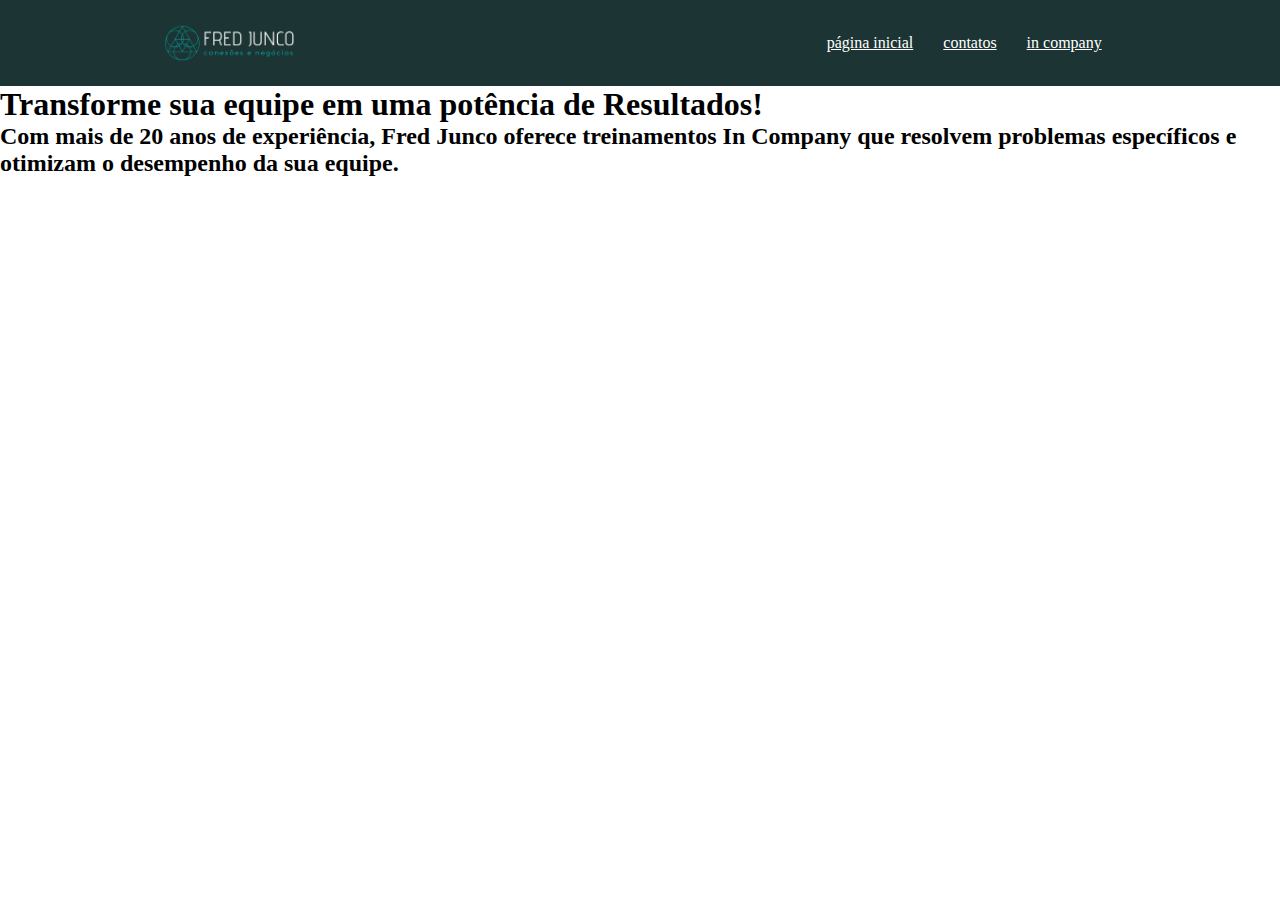
<file: atividade_do_site_careca/index.html>
<!DOCTYPE html>
<html lang="en">
<head>
    <meta charset="UTF-8">
    <meta name="viewport" content="width=device-width, initial-scale=1.0">
    <title>Document</title>
    <link rel="stylesheet" href="css/style.css">

</head>
<body>

    <header class="cabecalho">

     <img src="img/fred_junco.png" alt="fred Junco">
        <nav class="navegacao">
            <ul>
                <li><a href="#">página inicial</a></li>
                <li><a href="#">contatos</a></li>
                <li><a href="#">in company</a></li>
                
            </ul> 
        </nav>
        
    </header>
    
    <h1 class="titulo">Transforme sua equipe em uma potência de Resultados!</h1>
    <h2>Com mais de 20 anos de experiência, Fred Junco oferece treinamentos In Company que resolvem problemas específicos e otimizam o desempenho da sua equipe.</h2>
   

</body>
</html>
</file>
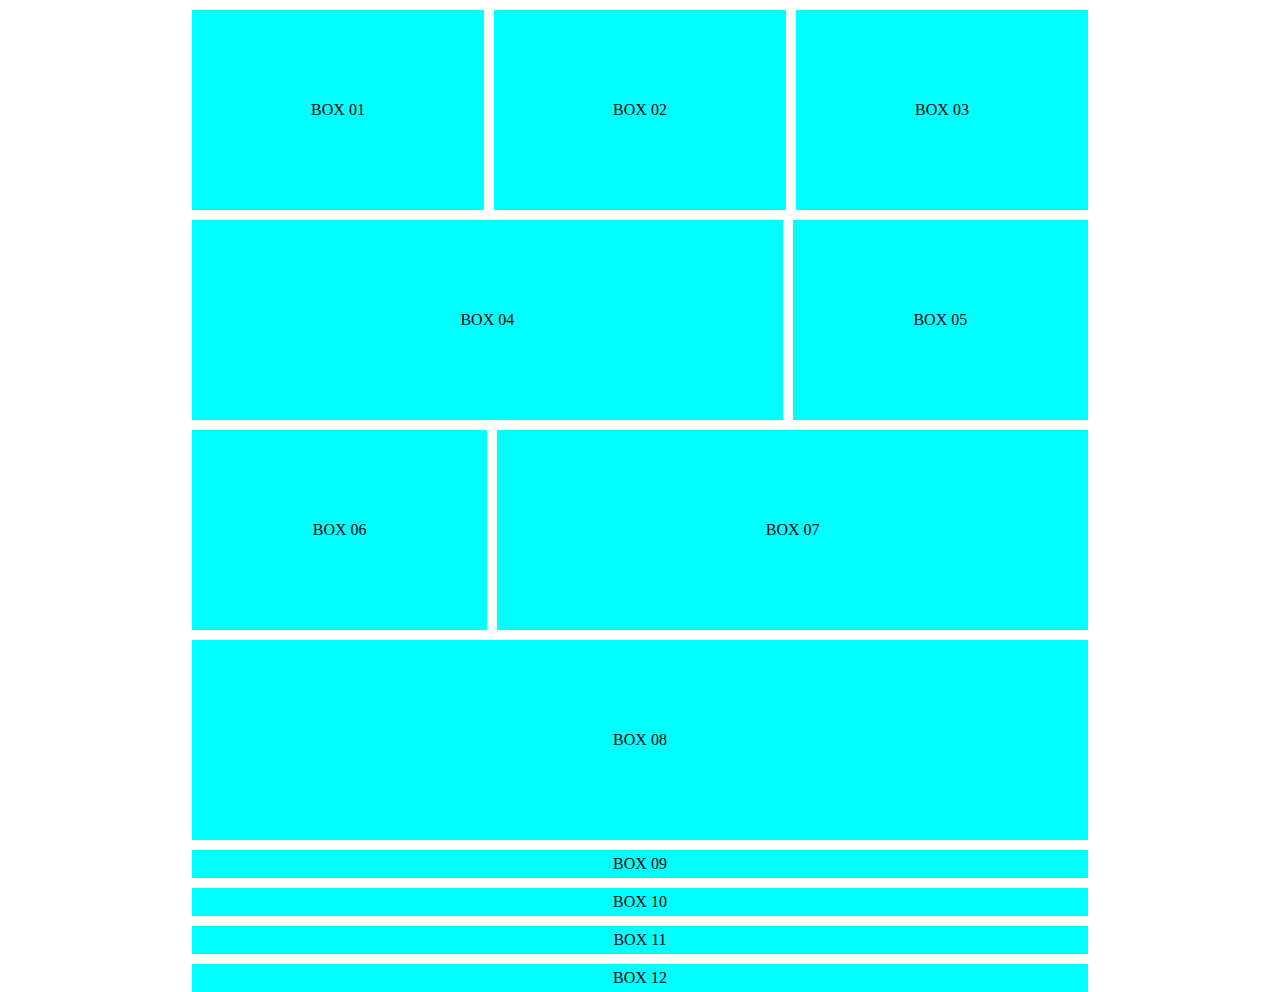
<file: aula_06/index.html>
<!DOCTYPE html>
<html lang="pt-br">
<head>
    <meta charset="UTF-8">
    <meta name="viewport" content="width=device-width, initial-scale=1.0">
    <title>Document</title>
    <link rel="stylesheet" href="style.css">
</head>
<body>            
   
    <!--container para não ficar nas bordas  -->
    <section class="container">
        <!--  -->
        <main class="grid linha">
            <div class="grid coluna">
                <div class="box box-01">BOX 01</div>
                <div class="box box 02">BOX 02</div>
                <div class="box box 03">BOX 03</div>
            </div>
            <div class="grid coluna2">
                <div class="box box 04">BOX 04</div>
                <div class="box box 05">BOX 05</div>
            </div>
            <div class="grid coluna3">
                <div class="box box 06">BOX 06</div>
                <div class="box box 07">BOX 07</div>
            </div>
            <div class="box box 08">BOX 08</div>
            <div class="box box 09">BOX 09</div>
            <div class="box box 10">BOX 10</div>
            <div class="box box 11">BOX 11</div>
            <div class="box box 12">BOX 12</div>
        </main>
 
    </section>
</body>
</html>
</file>
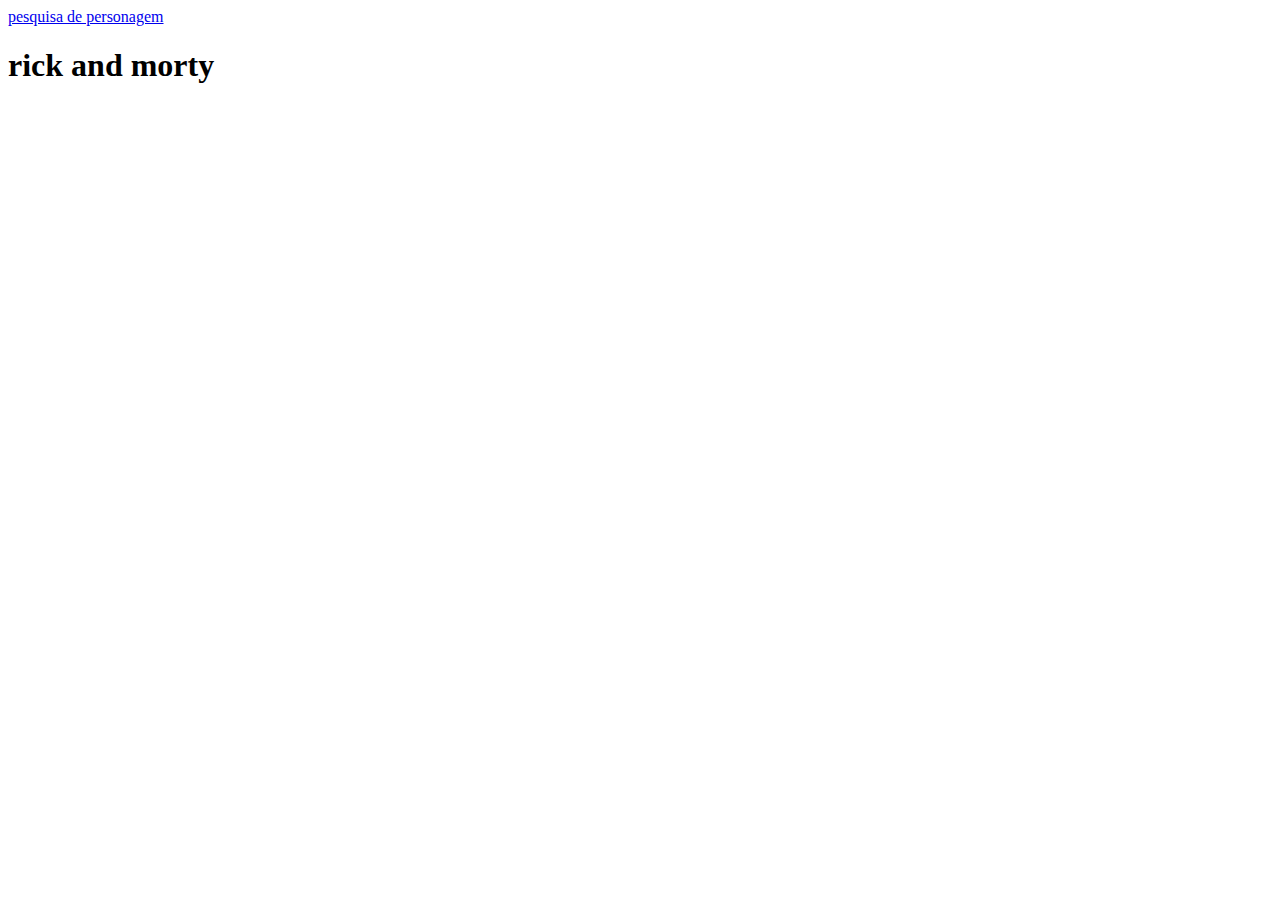
<file: rick_and_morty/index.html>
<!DOCTYPE html>
<html lang="en">

<head>
    <meta charset="UTF-8">
    <meta name="viewport" content="width=device-width, initial-scale=1.0">
    <title>Document</title>
    <link href="https://cdn.jsdelivr.net/npm/bootstrap@5.3.7/dist/css/bootstrap.min.css" rel="stylesheet"
        integrity="sha384-LN+7fdVzj6u52u30Kp6M/trliBMCMKTyK833zpbD+pXdCLuTusPj697FH4R/5mcr" crossorigin="anonymous">
</head>

<header class="cabecalho">
    <a class="botao_de_pesquisa" href="./pesquisa.html">pesquisa de personagem</a>
    <h1 class="text-center mb-4"> rick and morty</h1>
</header>

<body> 
    <div class="container">
        <div id="ram-container" class="row row-cols-1 row-cols-sm-2 row-cols-md-3 row-cols-lg-4 g-4">

        </div>
    </div>



    <script>
        const container = document.getElementById("ram-container")

        function predador(id) {
          //  fetch("https://rickandmortyapi.com/api/character/" + id)
            return fetch("https://rickandmortyapi.com/api/character/" + id)
                .then(function (resposta) {
                    return resposta.json();

                })

        }
        async function sansung() {
            for (i = 1; i <= 26; i++) {
                const abubu = await busca(i)

                let id = abubu.id
                let nome = abubu.name
                let img = abubu.image
                console.log(id, nome, img)

                const colun = document.createElement('div')
                colun.className = 'col'
                colun.innerHTML = ` 
                        <div class="card h-100 shadow-sm">
                        <div class="card-body text-center">
                                <img src="${img}" alt="${nome}" class="persona-img mb-2">
                                <h5 class="card-title">${nome}</h5>
                                <p class="card-text text-muted">#${id}</p>
                            </div>
                        </div> 
                         `

                container.appendChild(colun)

            }


        }

        sansung()

    </script>
</body>

</html>
</file>
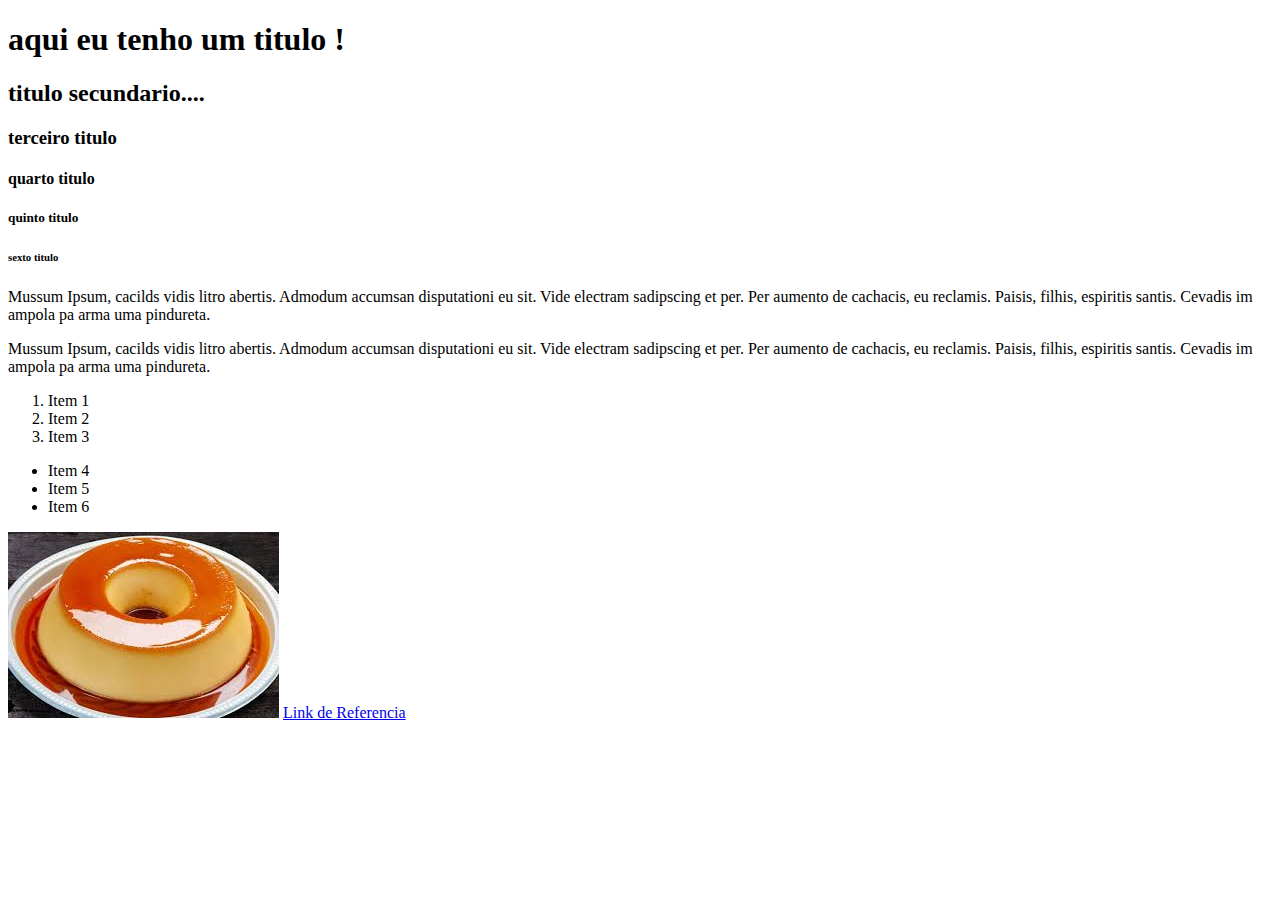
<file: TI26-main/html/aula01/index.html>
<!DOCTYPE html>
<html lang="pt-br"><!-- Aqui eu tenho um comentario-->
<head>
    <meta charset="UTF-8">
    <meta name="viewport" content="width=device-width, initial-scale=1.0">
    <title>Primeira aula de HTML</title>
</head>
<body>
    <h1>aqui eu tenho um titulo !</h1>
    <h2>titulo secundario....</h2>
    <h3>terceiro titulo</h3>
    <h4>quarto titulo</h4>
    <h5>quinto titulo</h5>
    <h6>sexto titulo</h6>

    <p>Mussum Ipsum, cacilds vidis litro abertis. Admodum accumsan disputationi eu sit. Vide electram sadipscing et per. Per aumento de cachacis, eu reclamis. Paisis, filhis, espiritis santis. Cevadis im ampola pa arma uma pindureta.</p>
    <p>
        Mussum Ipsum, cacilds vidis litro abertis. Admodum accumsan disputationi eu sit. Vide electram sadipscing et per. Per aumento de cachacis, eu reclamis. Paisis, filhis, espiritis santis. Cevadis im ampola pa arma uma pindureta.
    </p> 
    <!-- comentario!! -->

    <ol>
        <li>Item 1</li>
        <li>Item 2</li>
        <li>Item 3</li>
    </ol>

    <ul>
        <li>Item 4</li>
        <li>Item 5</li>
        <li>Item 6</li>
    </ul>

    <img src="[data-uri]" alt="imagem de um pudim, muito bonito e gostoso">

    <a href="https://www.tudogostoso.com.br/noticias/organize-um-almoco-completo-para-o-dia-das-maes-sem-estresse-entrada-simples-prato-principal-facil-e-sobremesa-rapida-a20337.htm"> Link de Referencia </a>



</body>
</html>
</file>
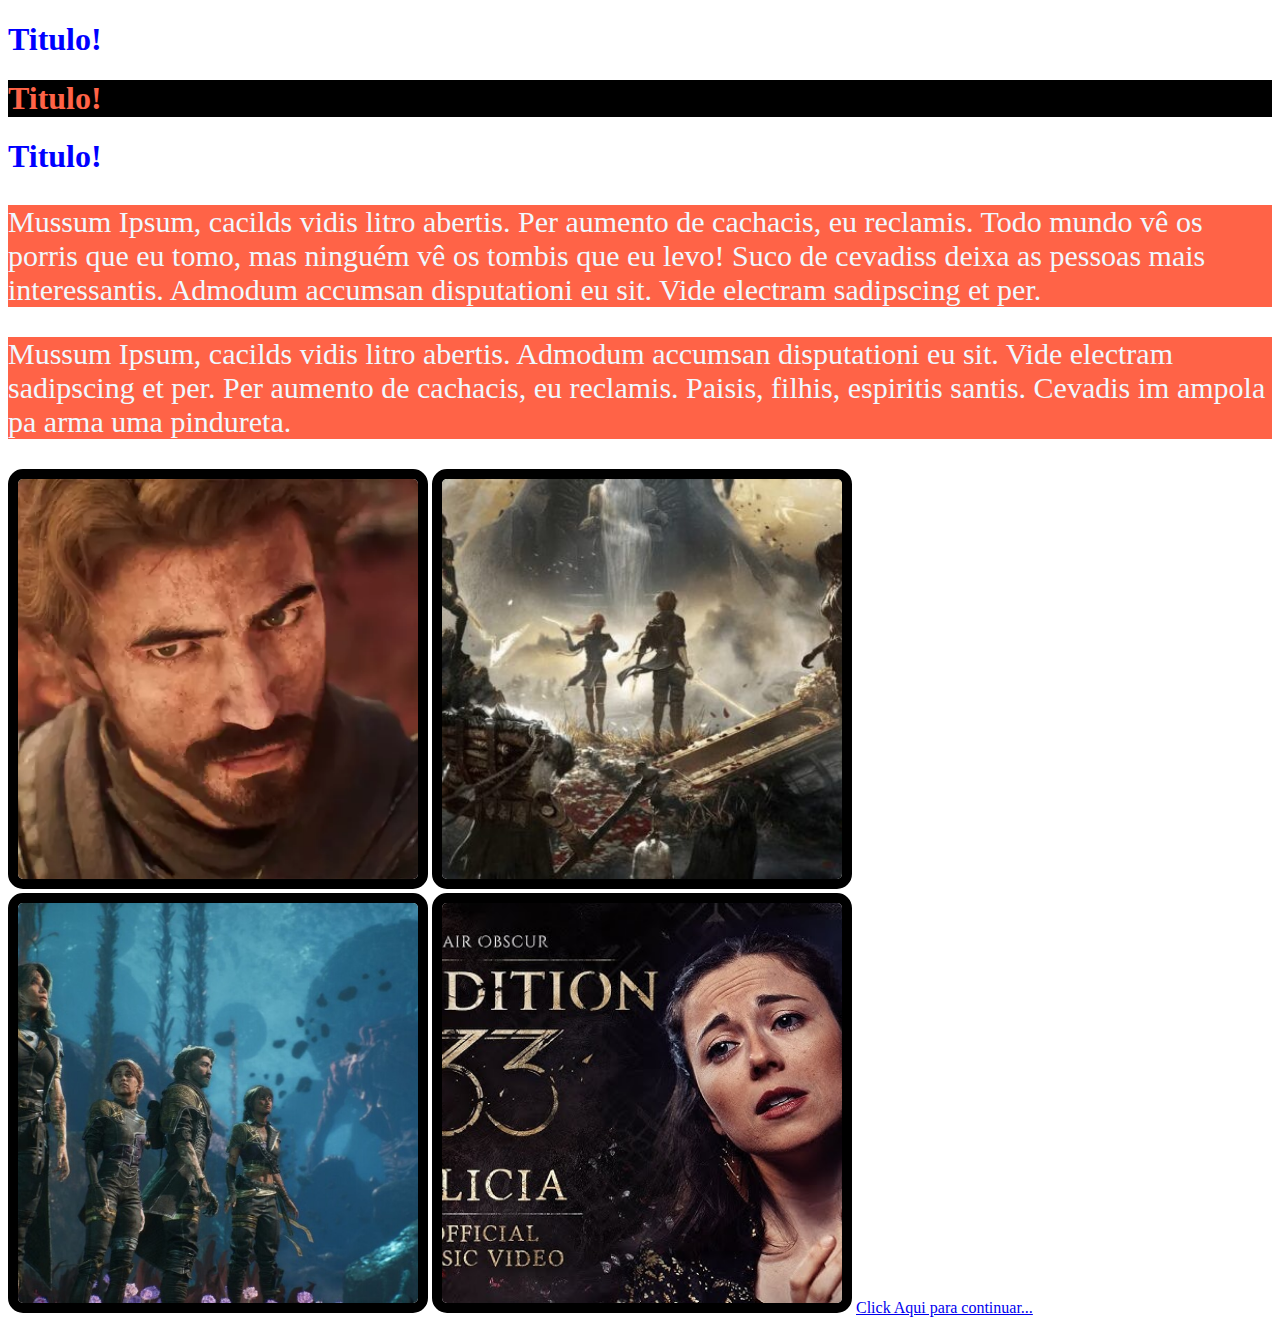
<file: TI26-main/html/aula02/index.html>
<!DOCTYPE html>
<html lang="pt-br">

<head>
    <meta charset="UTF-8">
    <meta name="viewport" content="width=device-width, initial-scale=1.0">
    <title>Aula 02</title>

    <link rel="stylesheet" href="./css/style.css">

</head>

<body>

    <h1>Titulo!</h1>
    <h1 class="corzinha" >Titulo!</h1>
    <h1>Titulo!</h1>

    <p>Mussum Ipsum, cacilds vidis litro abertis. Per aumento de cachacis, eu reclamis. Todo mundo vê os porris que eu tomo, mas ninguém vê os tombis que eu levo! Suco de cevadiss deixa as pessoas mais interessantis. Admodum accumsan disputationi eu sit. Vide electram sadipscing et per.</p>

    <p>Mussum Ipsum, cacilds vidis litro abertis. Admodum accumsan disputationi eu sit. Vide electram sadipscing et per. Per aumento de cachacis, eu reclamis. Paisis, filhis, espiritis santis. Cevadis im ampola pa arma uma pindureta.</p>

    <img src="./img/gustave.webp" alt="personagem Gustave do jogo expedition 33  olhando desconfiado">
    
    <img src="./img/poster-expedition33.jpg" alt="poster expedition 33">

    <img src="./img/poster.jpg" alt="poster expedition 33">
    
    <img src="./img/poster-musica-expedition33.jpg" alt="poster do trailer">

    <!-- aqui tenho um comentario topzera -->
    <a href="https://www.google.com/search?sca_esv=e4784d011bb8751d&sxsrf=AHTn8zohAAQUsbAbZi-bPy_aeo_Vs3qQfA:1747136741335&q=expedition+33+GUSTAVE&udm=2&fbs=[base64]&sa=X&ved=2ahUKEwi8pd3Gr6CNAxVvrJUCHX2-JIUQtKgLegQIGhAB&biw=1592&bih=774&dpr=1#vhid=6i8wAb0PMeRXxM&vssid=mosaic">Click Aqui para continuar...</a>

</body>

</html>
</file>
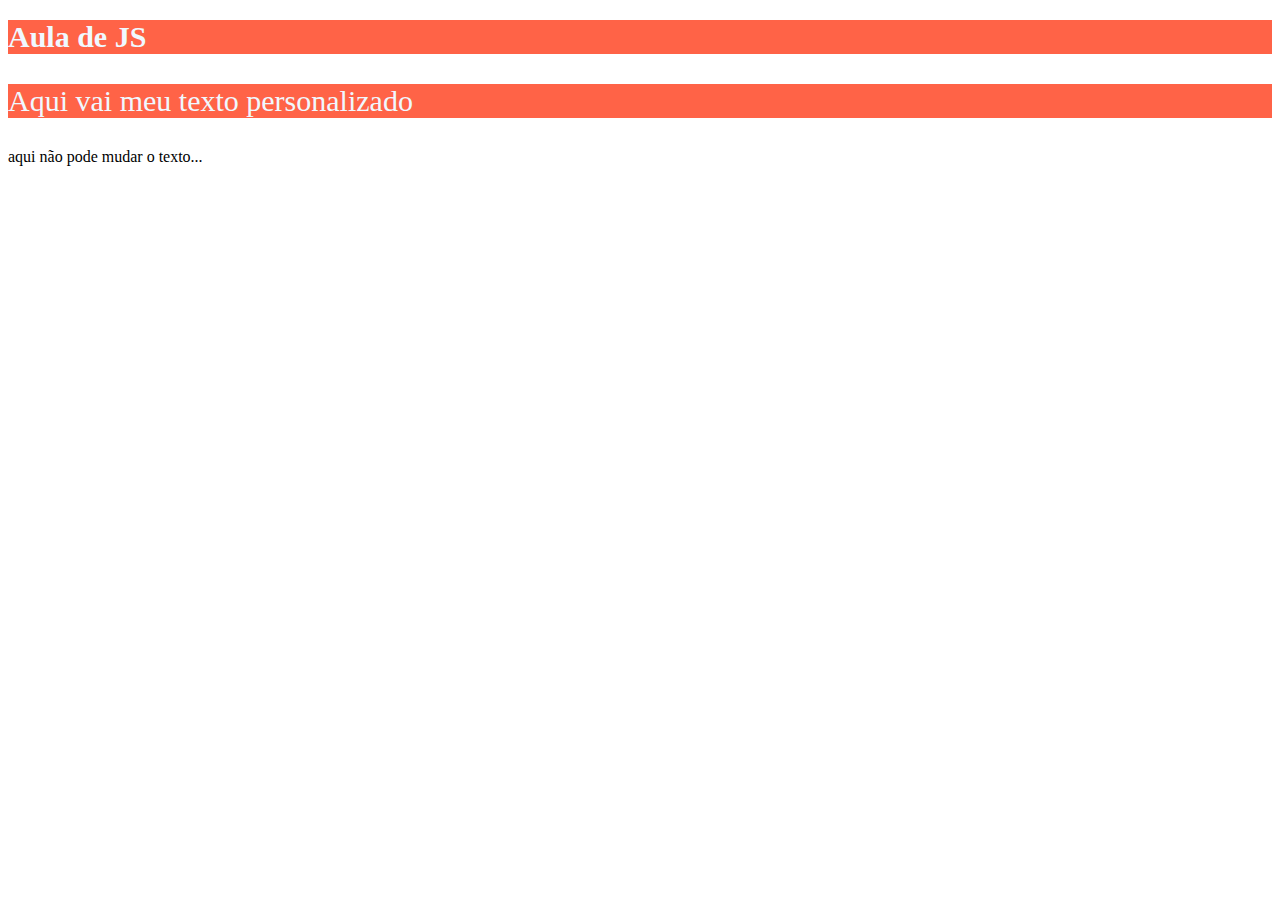
<file: TI26-main/html/aula03/index.html>
<!DOCTYPE html>
<html lang="pt-br">

<head>
    <meta charset="UTF-8">
    <meta name="viewport" content="width=device-width, initial-scale=1.0">
    <title>Aula 03</title>
</head>


<style>

    .texto{
        background-color: tomato;
        color: aliceblue;
        font-size: 30px;
    }

    /* #texto {
        background-color: black;
    } */
</style>

<body>
    <h1 class="texto">Aula de JS</h1>

    <p class="texto" id="textoPersonalizado"  >Aqui vai meu texto personalizado</p>

    <p>aqui não pode mudar o texto...</p>
    <script>
        
        function funcaoTop() {
            alert('minha função funcionou!!!')
        }

        function adicionarTexto(){
            alert('deseja adionar o texto?')
            // console.log(document.getElementById('textoPersonalizado').innerHTML)
            // DOM -> DOCUMENT OBJECT MODEL
            textoLocal = document.getElementById('textoPersonalizado').innerHTML
            console.log(textoLocal)

            document.getElementById('textoPersonalizado').innerHTML = 'Um texto do balacubaco'
        
        }


        // funcaoTop()

    </script>
</body>

</html>
</file>
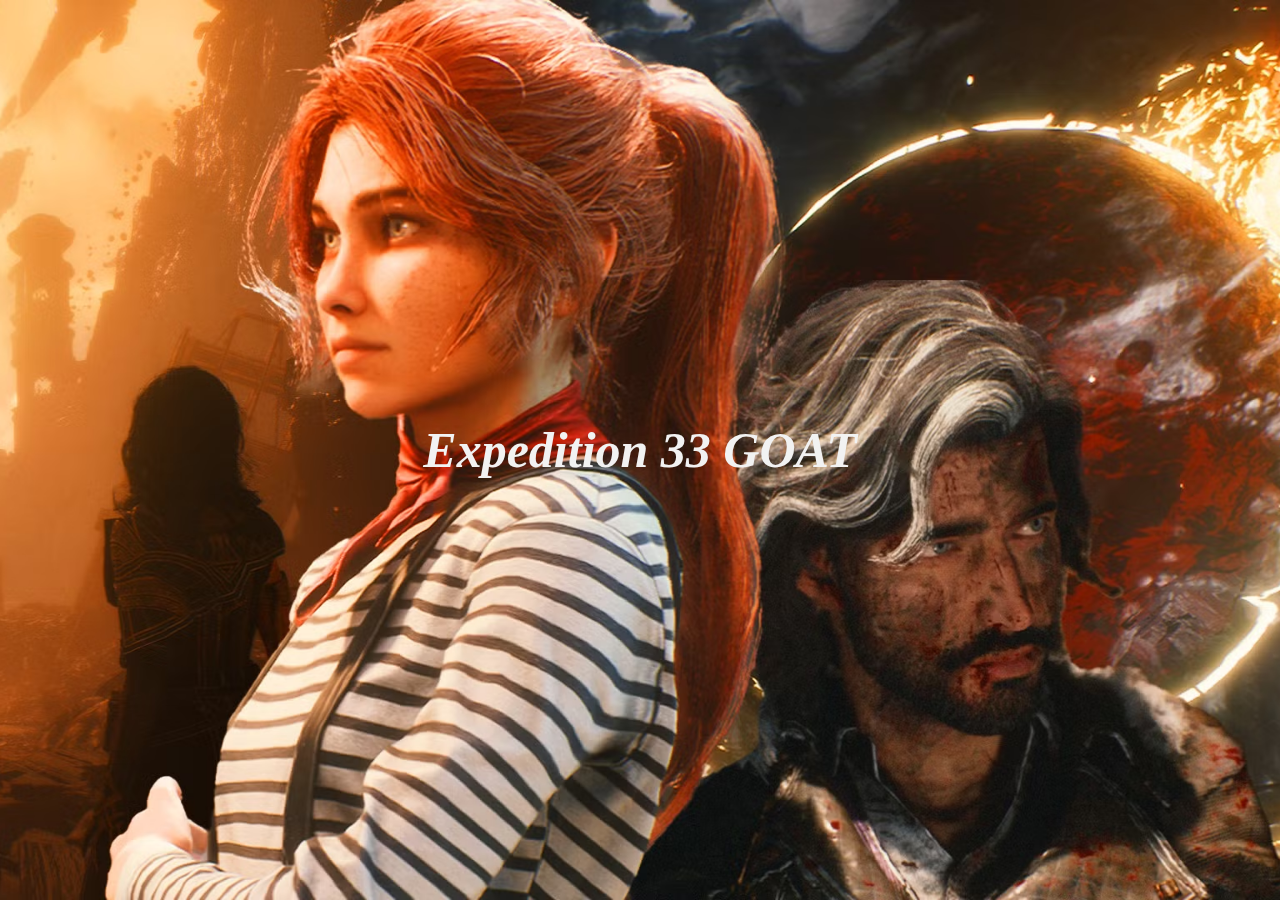
<file: TI26-main/html/aula04/index.html>
<!DOCTYPE html>
<html lang="pt-br">

<head>
    <meta charset="UTF-8">
    <meta name="viewport" content="width=device-width, initial-scale=1.0">
    <title>Aula 04</title>

    <link rel="stylesheet" href="./css/style.css">
</head>

<body>

    <section class="fundo">
        <h1 class="titulo">Expedition 33 GOAT</h1>
    </section>

</body>

</html>
</file>
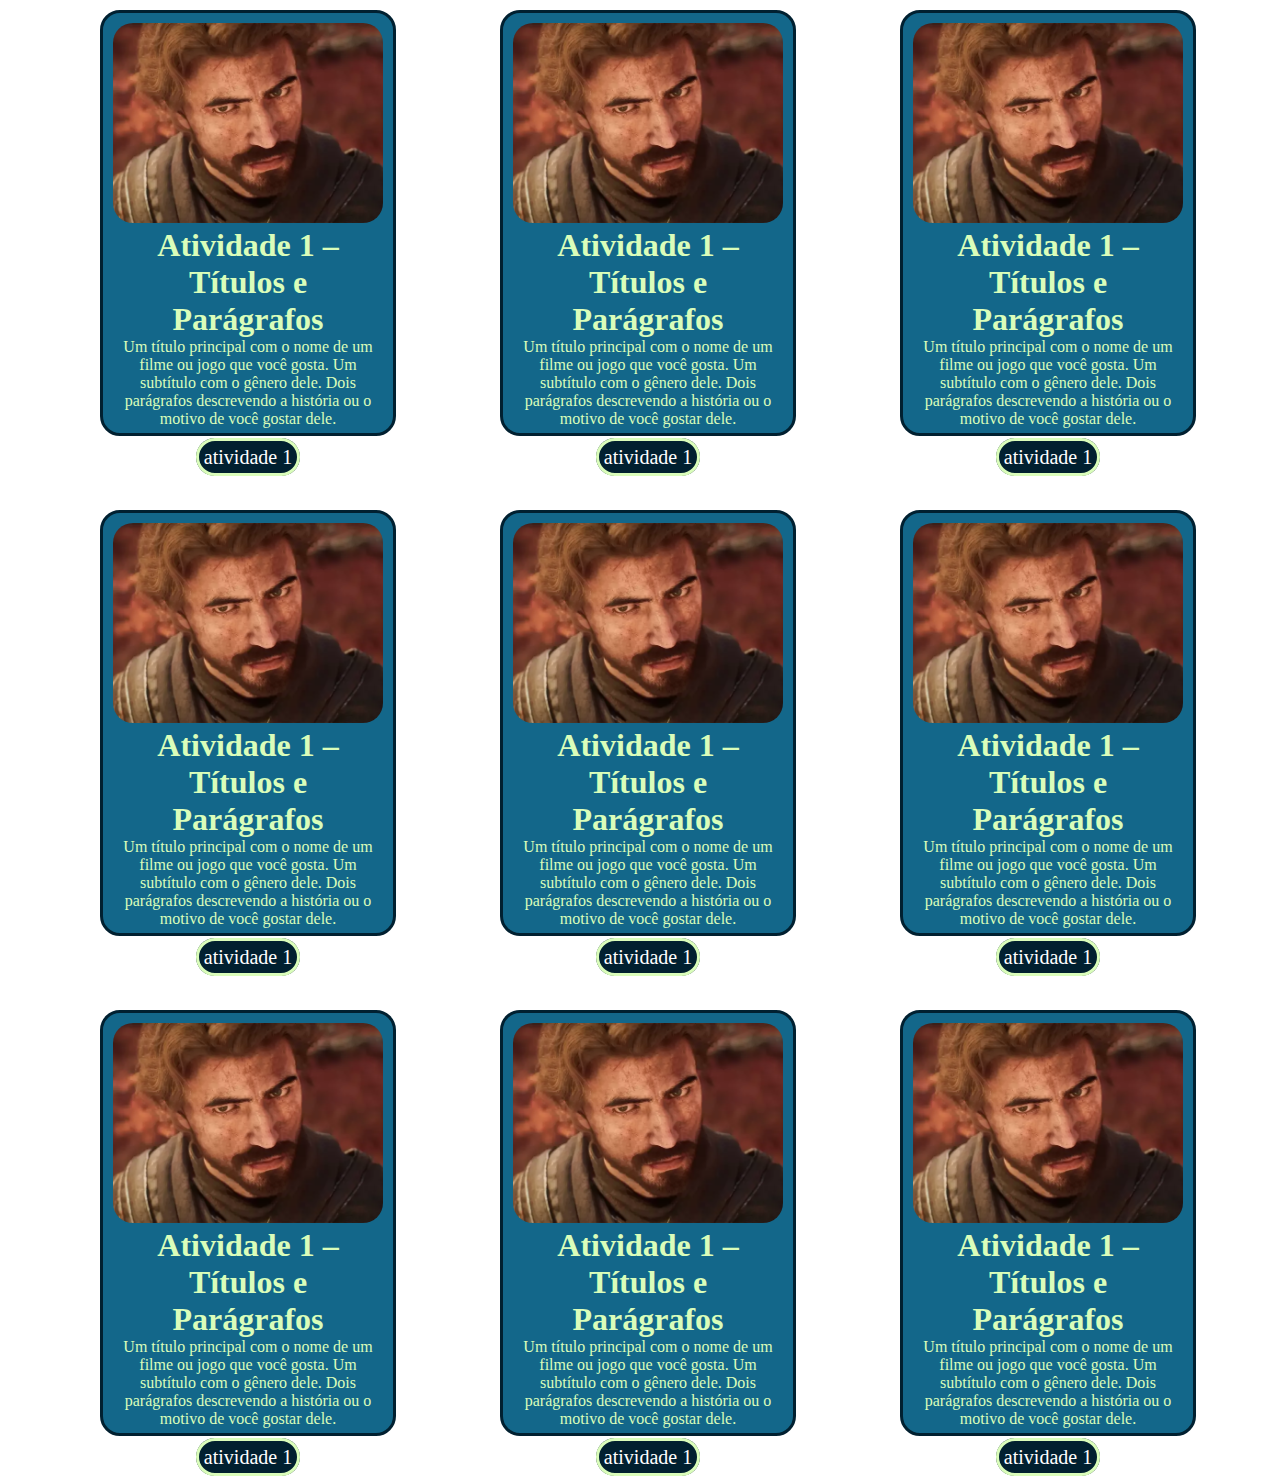
<file: TI26-main/html/aula05/index.html>
<!DOCTYPE html>
<html lang="pt-br">

<head>
    <meta charset="UTF-8">
    <meta name="viewport" content="width=device-width, initial-scale=1.0">
    <title>Atividade 10</title>

    <link rel="stylesheet" href="./css/style.css">
</head>

<body>
    <section class="fundo grade">
        
        <!-- elemento 01 -->
        <figure class="quadrado-pai">
            <img class="imagem-filho" src="./img/gustave.webp" alt="">
            <figcaption>
                <h1>Atividade 1 – Títulos e Parágrafos</h1>
                <p>Um título principal com o nome de um filme ou jogo que você gosta.
                    Um subtítulo com o gênero dele.
                    Dois parágrafos descrevendo a história ou o motivo de você gostar dele.
                </p>
                <br>
                <a href="https://paulowh.github.io/TI26/aula05/atividade01.html" target="_blank">Atividade 1</a>

            </figcaption>
        </figure>

        <!-- elemento 02 -->
        <figure class="quadrado-pai">
            <img class="imagem-filho" src="./img/gustave.webp" alt="">
            <figcaption>
                <h1>Atividade 1 – Títulos e Parágrafos</h1>
                <p>Um título principal com o nome de um filme ou jogo que você gosta.
                    Um subtítulo com o gênero dele.
                    Dois parágrafos descrevendo a história ou o motivo de você gostar dele.
                </p>
                <br>
                <a href="https://paulowh.github.io/TI26/aula05/atividade01.html" target="_blank">Atividade 1</a>

            </figcaption>
        </figure>

        <!-- elemento 03 -->
        <figure class="quadrado-pai">
            <img class="imagem-filho" src="./img/gustave.webp" alt="">
            <figcaption>
                <h1>Atividade 1 – Títulos e Parágrafos</h1>
                <p>Um título principal com o nome de um filme ou jogo que você gosta.
                    Um subtítulo com o gênero dele.
                    Dois parágrafos descrevendo a história ou o motivo de você gostar dele.
                </p>
                <br>
                <a href="https://paulowh.github.io/TI26/aula05/atividade01.html" target="_blank">Atividade 1</a>

            </figcaption>
        </figure>

        <!-- elemento 04 -->
        <figure class="quadrado-pai">
            <img class="imagem-filho" src="./img/gustave.webp" alt="">
            <figcaption>
                <h1>Atividade 1 – Títulos e Parágrafos</h1>
                <p>Um título principal com o nome de um filme ou jogo que você gosta.
                    Um subtítulo com o gênero dele.
                    Dois parágrafos descrevendo a história ou o motivo de você gostar dele.
                </p>
                <br>
                <a href="https://paulowh.github.io/TI26/aula05/atividade01.html" target="_blank">Atividade 1</a>

            </figcaption>
        </figure>

        <!-- elemento 05 -->
        <figure class="quadrado-pai">
            <img class="imagem-filho" src="./img/gustave.webp" alt="">
            <figcaption>
                <h1>Atividade 1 – Títulos e Parágrafos</h1>
                <p>Um título principal com o nome de um filme ou jogo que você gosta.
                    Um subtítulo com o gênero dele.
                    Dois parágrafos descrevendo a história ou o motivo de você gostar dele.
                </p>
                <br>
                <a href="https://paulowh.github.io/TI26/aula05/atividade01.html" target="_blank">Atividade 1</a>

            </figcaption>
        </figure>

        <!-- elemento 06 -->
        <figure class="quadrado-pai">
            <img class="imagem-filho" src="./img/gustave.webp" alt="">
            <figcaption>
                <h1>Atividade 1 – Títulos e Parágrafos</h1>
                <p>Um título principal com o nome de um filme ou jogo que você gosta.
                    Um subtítulo com o gênero dele.
                    Dois parágrafos descrevendo a história ou o motivo de você gostar dele.
                </p>
                <br>
                <a href="https://paulowh.github.io/TI26/aula05/atividade01.html" target="_blank">Atividade 1</a>

            </figcaption>
        </figure>

        <!-- elemento 07 -->
        <figure class="quadrado-pai">
            <img class="imagem-filho" src="./img/gustave.webp" alt="">
            <figcaption>
                <h1>Atividade 1 – Títulos e Parágrafos</h1>
                <p>Um título principal com o nome de um filme ou jogo que você gosta.
                    Um subtítulo com o gênero dele.
                    Dois parágrafos descrevendo a história ou o motivo de você gostar dele.
                </p>
                <br>
                <a href="https://paulowh.github.io/TI26/aula05/atividade01.html" target="_blank">Atividade 1</a>

            </figcaption>
        </figure>

        <!-- elemento 08 -->
        <figure class="quadrado-pai">
            <img class="imagem-filho" src="./img/gustave.webp" alt="">
            <figcaption>
                <h1>Atividade 1 – Títulos e Parágrafos</h1>
                <p>Um título principal com o nome de um filme ou jogo que você gosta.
                    Um subtítulo com o gênero dele.
                    Dois parágrafos descrevendo a história ou o motivo de você gostar dele.
                </p>
                <br>
                <a href="https://paulowh.github.io/TI26/aula05/atividade01.html" target="_blank">Atividade 1</a>

            </figcaption>
        </figure>

        <!-- elemento 09 -->
        <figure class="quadrado-pai">
            <img class="imagem-filho" src="./img/gustave.webp" alt="">
            <figcaption>
                <h1>Atividade 1 – Títulos e Parágrafos</h1>
                <p>Um título principal com o nome de um filme ou jogo que você gosta.
                    Um subtítulo com o gênero dele.
                    Dois parágrafos descrevendo a história ou o motivo de você gostar dele.
                </p>
                <br>
                <a href="https://paulowh.github.io/TI26/aula05/atividade01.html" target="_blank">Atividade 1</a>

            </figcaption>
        </figure>


    </section>
</body>

</html>
</file>
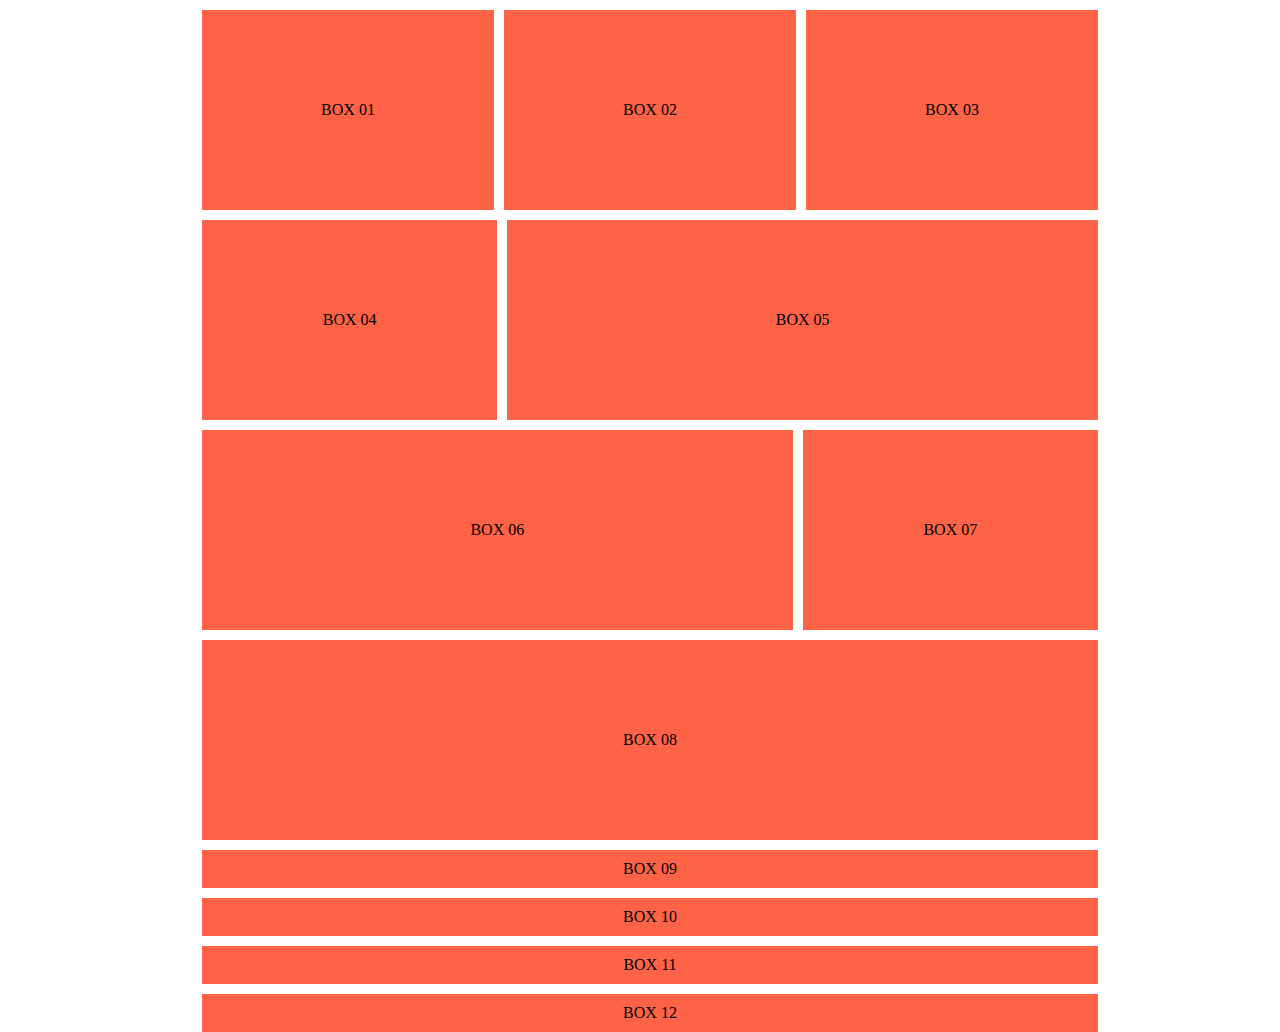
<file: TI26-main/html/aula06/index.html>
<!DOCTYPE html>
<html lang="pt-br">

<head>
    <meta charset="UTF-8">
    <meta name="viewport" content="width=device-width, initial-scale=1.0">
    <title>Document</title>

    <link rel="stylesheet" href="./css/style.css">
</head>

<body>
    <section class="container">
        <main class="grid linha">

            <div class="grid coluna">
                <div class="box box-01">BOX 01</div>
                <div class="box box-02">BOX 02</div>
                <div class="box box-03">BOX 03</div>
            </div>

            <div class="grid coluna-2">
                <div class="box box-04">BOX 04</div>
                <div class="box box-05">BOX 05</div>
            </div>
            <div class="grid coluna-3">
                <div class="box box-06">BOX 06</div>
                <div class="box box-07">BOX 07</div>
            </div>


            
            <div class="box box-08">BOX 08</div>
            <div class="box box-09">BOX 09</div>
            <div class="box box-10">BOX 10</div>
            <div class="box box-11">BOX 11</div>
            <div class="box box-12">BOX 12</div>
        </main>
    </section>
</body>

</html>
</file>
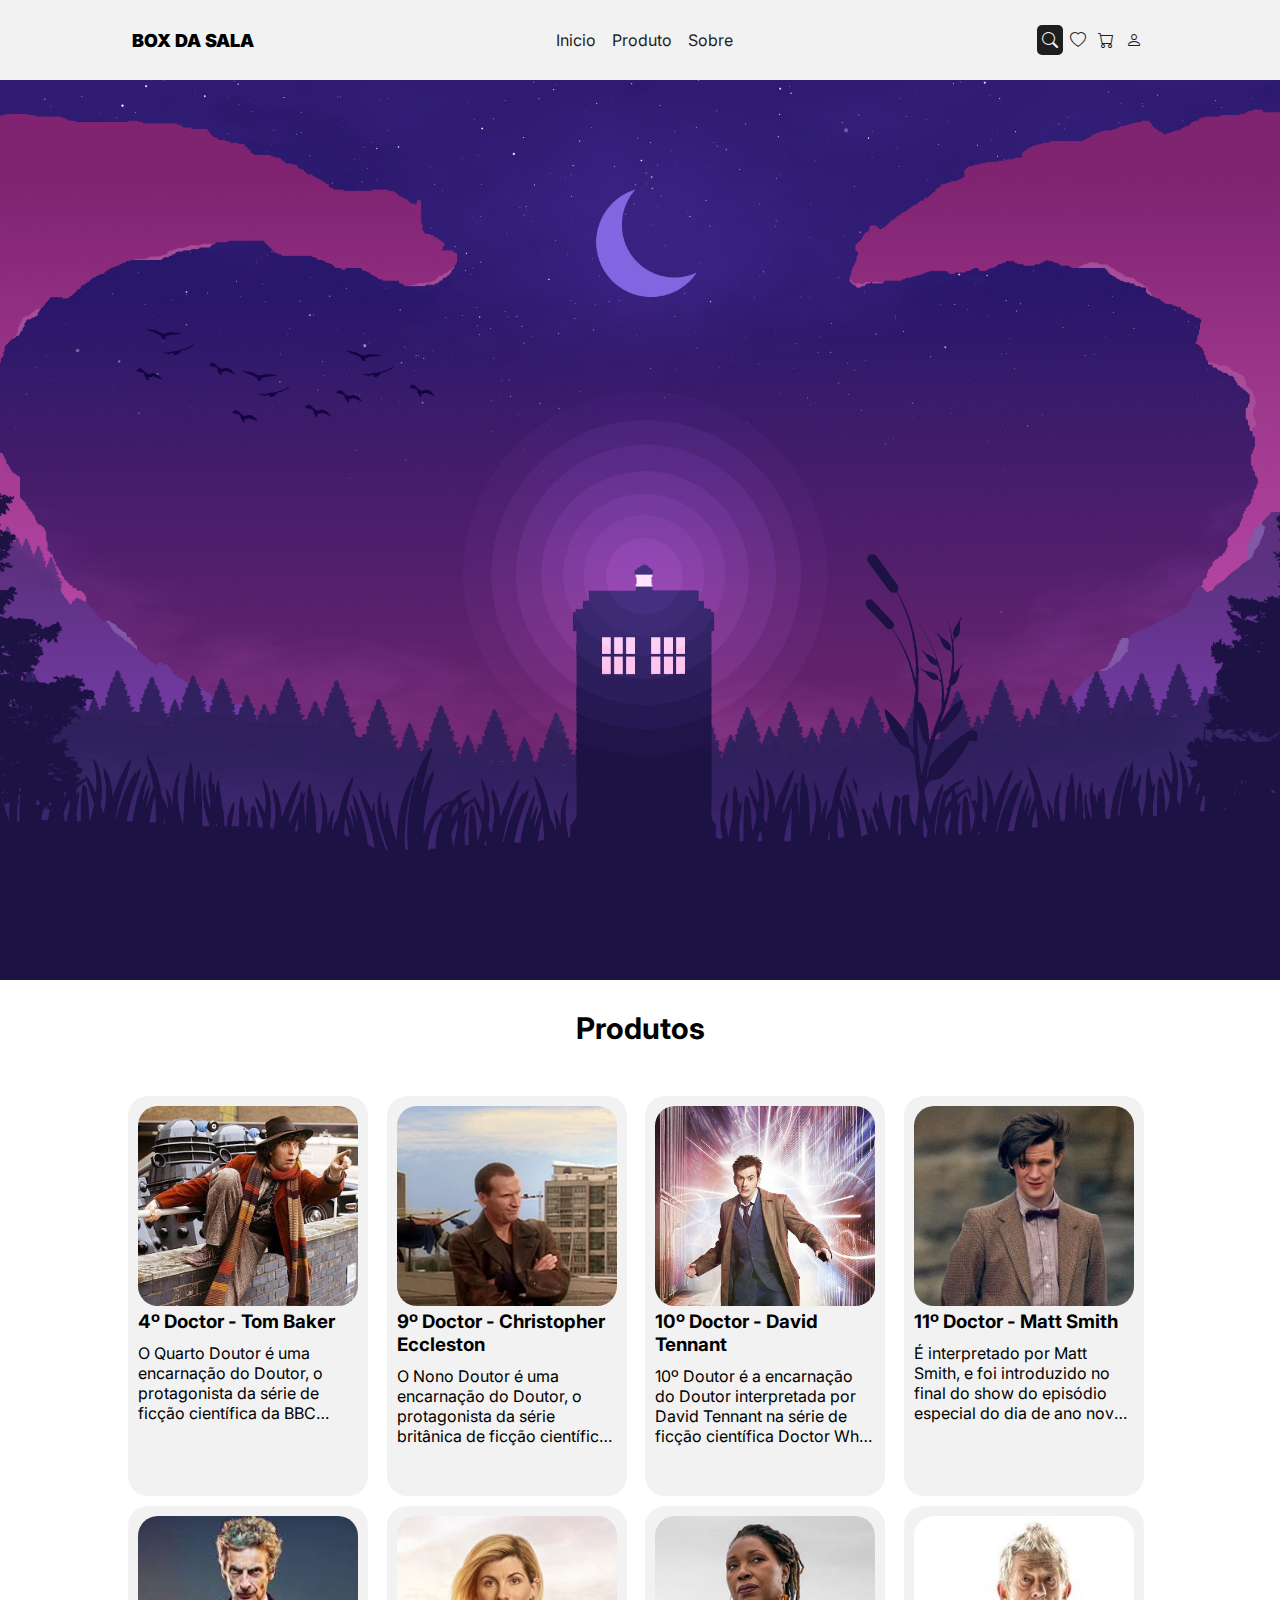
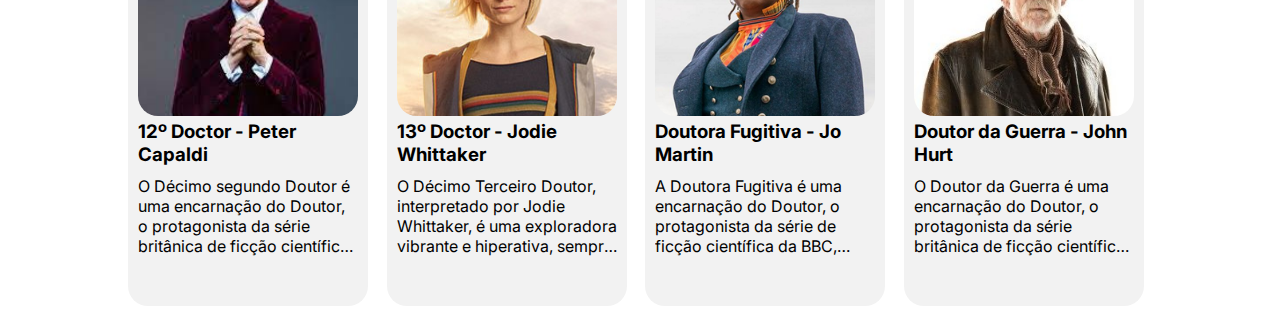
<file: TI26-main/html/aula07/index.html>
<!DOCTYPE html>
<html lang="pt-br">

<head>
    <meta charset="UTF-8">
    <meta name="viewport" content="width=device-width, initial-scale=1.0">
    <title>Document</title>
    <link rel="stylesheet" href="./css/style.css">
</head>

<body>
    <header class="cabecalho">
        <nav class="navegacao">
            <h1>BOX DA SALA</h1>

            <ul class="menu-principal">
                <li>
                    <a href="#">Inicio</a>
                </li>
                <li>
                    <a href="#">Produto</a>
                </li>
                <li>
                    <a href="#">Sobre</a>
                </li>
            </ul>

            <ul class="menu-icones">
                <li><a href="#" class="link-ativo"><i class="bi bi-search"></i></a></li>
                <li><a href="#"><i class="bi bi-heart"></i></a></li>
                <li><a href="#"><i class="bi bi-cart"></i></a></li>
                <li><a href="#"><i class="bi bi-person"></i></a></li>
            </ul>

        </nav>
    </header>

    <section class="banner">
        <img src="./img/wallpapepr.jpg" alt="">
    </section>

    <section class="produtos">
        <h1>Produtos</h1>
        <main class="grid-box">
            <figure>
                <img src="./img/poster/4-doctor.jpg" alt="">
                <figcaption>
                    <h3>4º Doctor - Tom Baker</h3>
                    <p>
                        O Quarto Doutor é uma encarnação do Doutor, o protagonista da série de ficção científica da BBC Doctor Who. Ele foi interpretado pelo ator Tom Baker entre 1974 e 1981
                    </p>
                </figcaption>
            </figure>
            <figure>
                <img src="./img/poster/9-doctor.webp" alt="">
                <figcaption>
                    <h3>9º Doctor - Christopher Eccleston</h3>
                    <p>
                        O Nono Doutor é uma encarnação do Doutor, o protagonista da série britânica de ficção científica Doctor Who. Ele é interpretado por Christopher Eccleston durante a primeira temporada de ressurgimento da série, em 2005
                    </p>
                </figcaption>
            </figure>
            <figure>
                <img src="./img/poster/10-doctor.jpg" alt="">
                <figcaption>
                    <h3>10º Doctor - David Tennant</h3>
                    <p>
                        10º Doutor é a encarnação do Doutor interpretada por David Tennant na série de ficção científica Doctor Who. Ele apareceu em três temporadas (2005-2008) e em nove especiais
                    </p>
                </figcaption>
            </figure>
            <figure>
                <img src="./img/poster/11-doctor.webp" alt="">
                <figcaption>
                    <h3>11º Doctor - Matt Smith</h3>
                    <p>
                        É interpretado por Matt Smith, e foi introduzido no final do show do episódio especial do dia de ano novo em 2010
                    </p>
                </figcaption>
            </figure>
            <figure>
                <img src="./img/poster/12-doctor.jpg" alt="">
                <figcaption>
                    <h3>12º Doctor - Peter Capaldi</h3>
                    <p>
                        O Décimo segundo Doutor é uma encarnação do Doutor, o protagonista da série britânica de ficção científica chamada Doctor Who. É interpretado por Peter Capaldi, que assumiu o papel no final de 2013, no especial de Natal "The Time of the Doctor"
                    </p>
                </figcaption>
            </figure>
            <figure>
                <img src="./img/poster/13-doctor.jpg" alt="">
                <figcaption>
                    <h3>13º Doctor - Jodie Whittaker</h3>
                    <p>
                        O Décimo Terceiro Doutor, interpretado por Jodie Whittaker, é uma exploradora vibrante e hiperativa, sempre pronta para ajudar e defender a justiça e a bondade.
                    </p>
                </figcaption>
            </figure>
            <figure>
                <img src="./img/poster/doutora-fugitiva.png" alt="">
                <figcaption>
                    <h3>Doutora Fugitiva - Jo Martin</h3>
                    <p>
                        A Doutora Fugitiva é uma encarnação do Doutor, o protagonista da série de ficção científica da BBC, Doctor Who, sendo interpretada pela atriz inglesa Jo Martin, a primeira pessoa negra a interpretar o papel
                    </p>
                </figcaption>
            </figure>
            <figure>
                <img src="./img/poster/war-doctor.jpg" alt="">
                <figcaption>
                    <h3>Doutor da Guerra - John Hurt</h3>
                    <p>
                        O Doutor da Guerra é uma encarnação do Doutor, o protagonista da série britânica de ficção científica Doctor Who. É interpretado pelo ator inglês John Hurt.
                    </p>
                </figcaption>
            </figure>
        </main>
    </section>
</body>

</html>
</file>
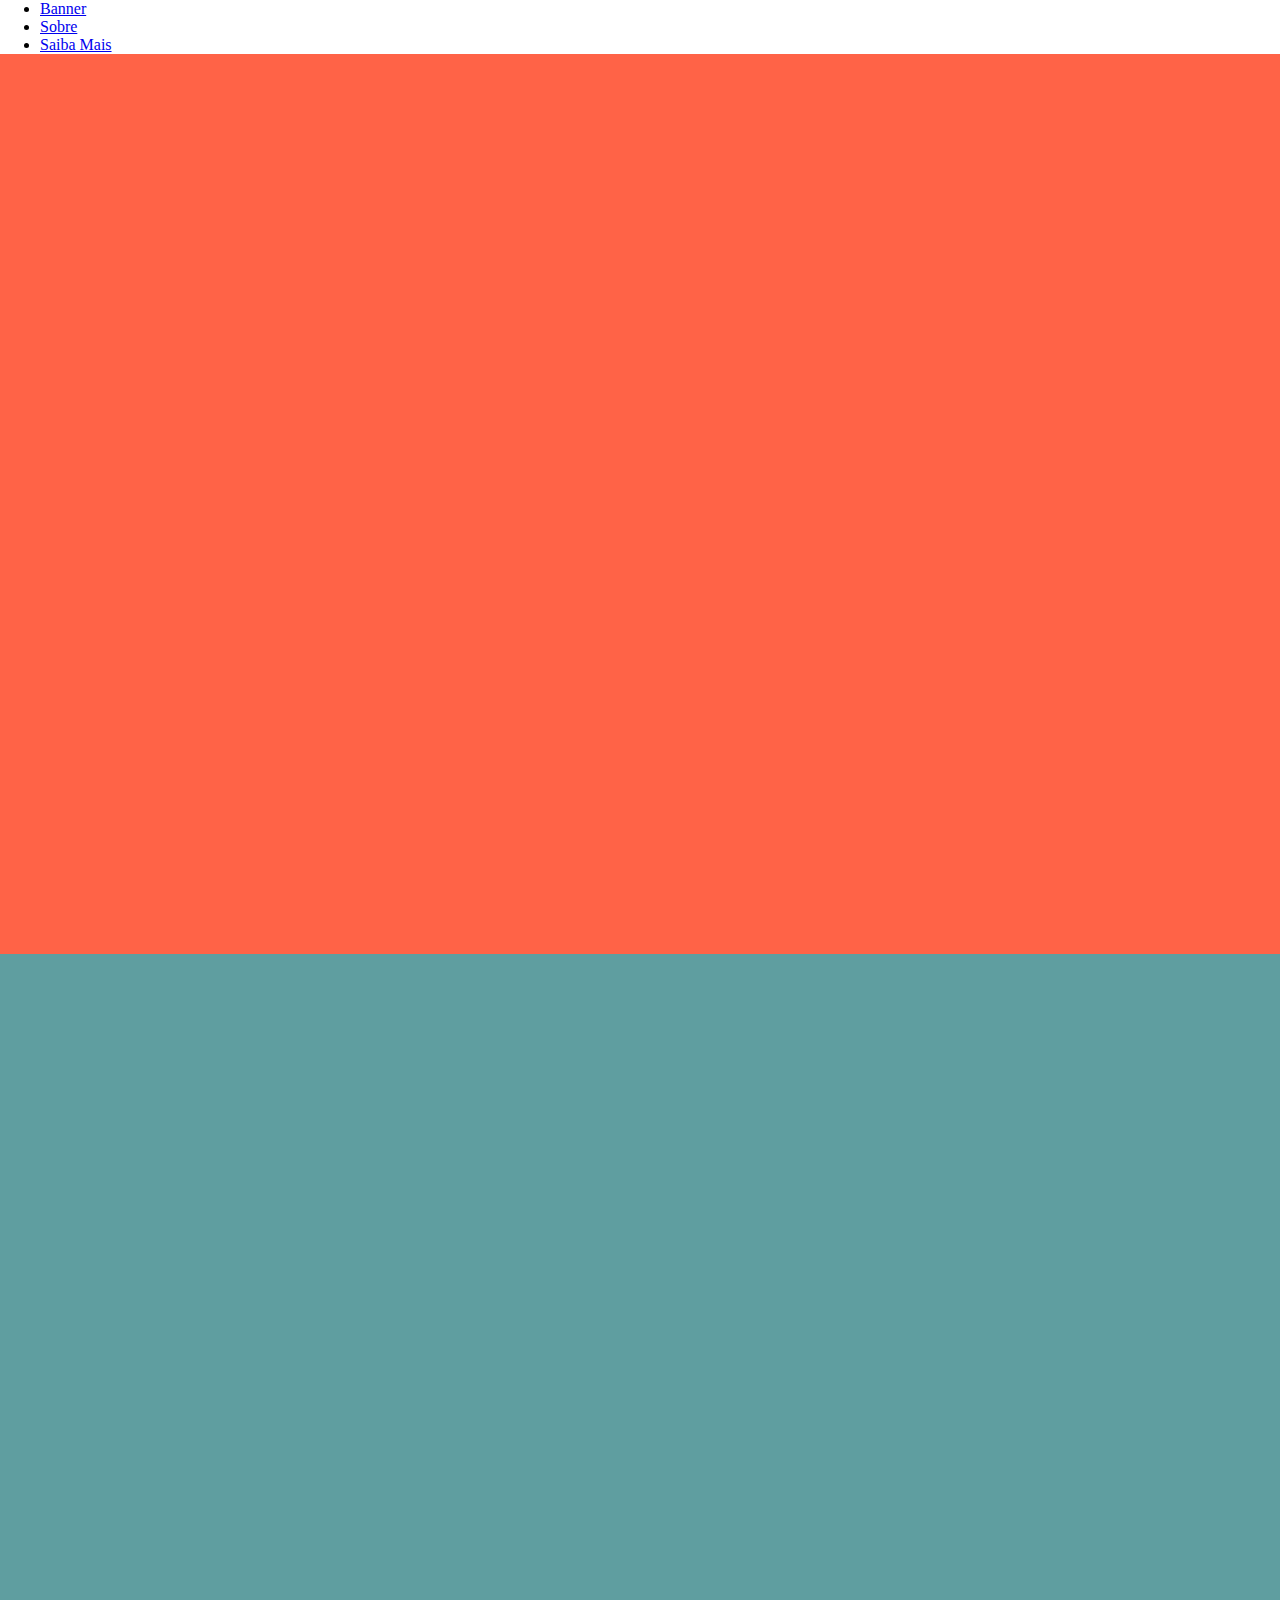
<file: TI26-main/html/aula08/index.html>
<!DOCTYPE html>
<html lang="pt-br">
<head>
    <meta charset="UTF-8">
    <meta name="viewport" content="width=device-width, initial-scale=1.0">
    <title>Aula 08</title>
    <link rel="stylesheet" href="css/style.css">
</head>
<body>

    <ul>
        <li><a href="#">Banner</a></li>
        <li><a href="#">Sobre</a></li>
        <li><a href="#saiba-mais">Saiba Mais</a></li>
    </ul>

    <section id="banner">

    </section>
    <section id="sobre">

    </section>
    <section id="saiba-mais">

    </section>

</body>
</html>
</file>
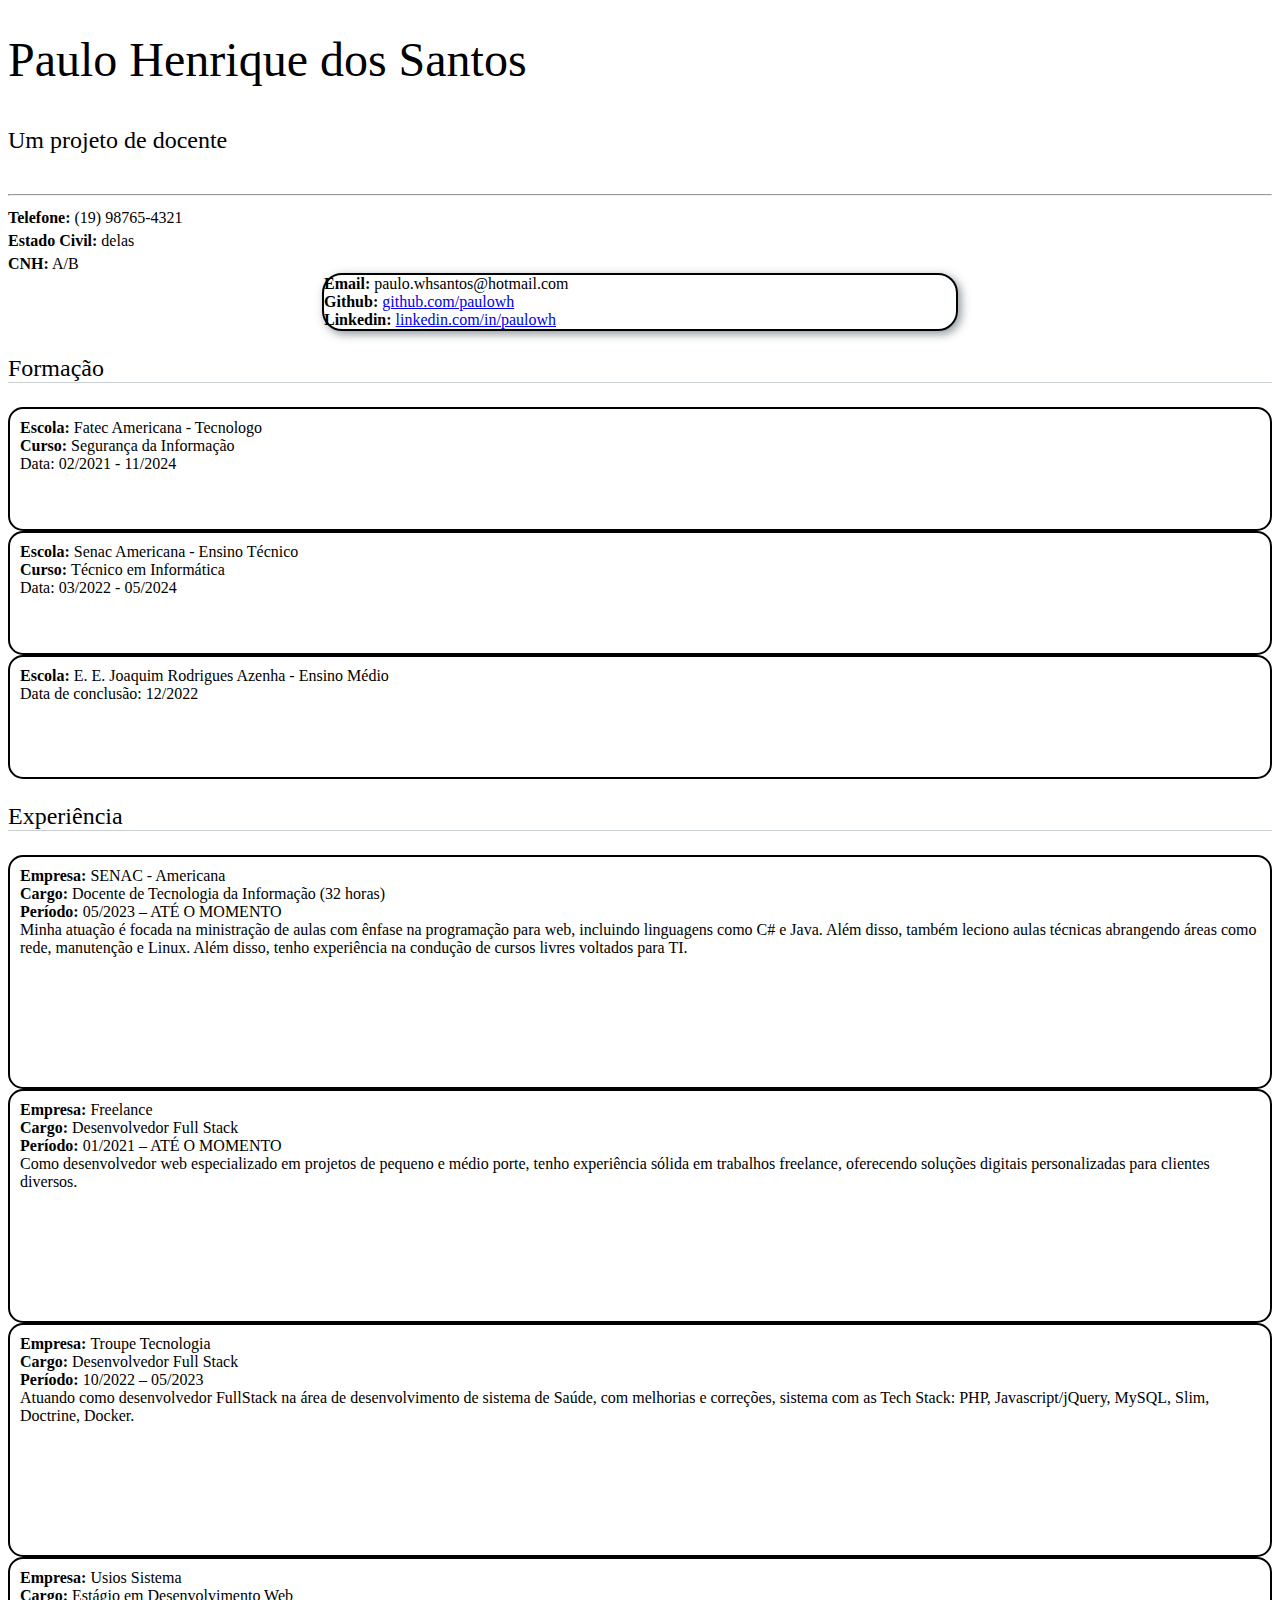
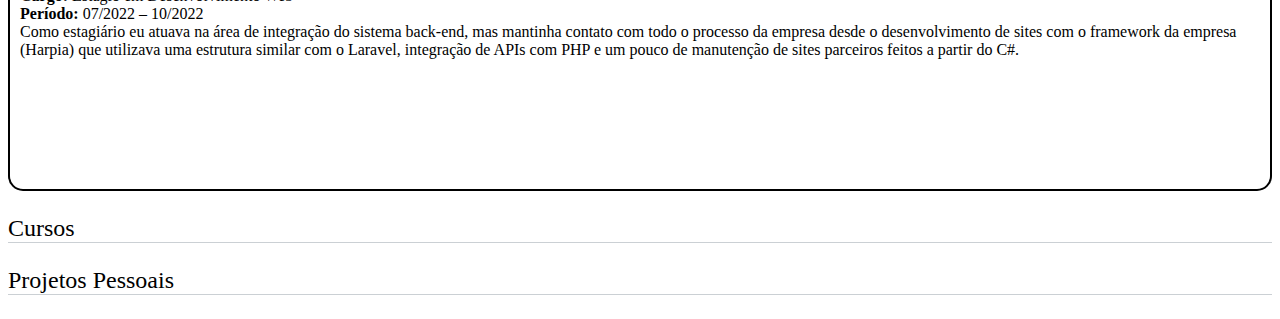
<file: TI26-main/html/aula09/index.html>
<!DOCTYPE html>
<html lang="pt-br">

<head>
    <meta charset="UTF-8">
    <meta name="viewport" content="width=device-width, initial-scale=1.0">
    <title>Curriculo</title>


    <link href="https://cdn.jsdelivr.net/npm/bootstrap@5.3.6/dist/css/bootstrap.min.css" rel="stylesheet"
        integrity="sha384-4Q6Gf2aSP4eDXB8Miphtr37CMZZQ5oXLH2yaXMJ2w8e2ZtHTl7GptT4jmndRuHDT" crossorigin="anonymous">

    <link rel="stylesheet" href="css/style.css">

</head>

<body>
    <section class="container">

        <div class="titulo-nome text-center mt-3">
            <h1>Paulo Henrique dos Santos</h1>
            <h5 class="objetivo">Um projeto de docente</h5>
            <hr>
        </div>

        <section class="row dados">
            <div class="dados-pessoais col">
                <label class="telefone">
                    <strong>Telefone:</strong> (19) 98765-4321
                </label>

                <label class="estado-civil">
                    <strong>Estado Civil:</strong> delas
                </label>
                <label class="cnh">
                    <strong>CNH:</strong> A/B
                </label>
            </div>

            <div class="dados-contato col">
                <div class="p-2">
                    <label class="email">
                        <strong>email: </strong> paulo.whsantos@hotmail.com
                    </label>
                    <label class="github">
                        <strong>github: </strong>
                        <a href="http://github.com/paulowh" target="_blank">
                            github.com/paulowh
                        </a>
                    </label>
                    <label class="linkedin">
                        <strong>linkedin: </strong>
                        <a href="https://linkedin.com/in/paulowh" target="_blank">
                            linkedin.com/in/paulowh
                        </a>
                    </label>
                </div>

            </div>
        </section>

        <section class="row formacao mt-3">
            <h3>Formação</h3>
            <main class="col-6 mt-2">
                <div class="cartao">
                    <label><span>Escola: </span>Fatec Americana - Tecnologo</label>
                    <label><span>Curso: </span>Segurança da Informação</label>
                    <label>Data: 02/2021 - 11/2024</label>
                </div>
            </main>
            <main class="col-6 mt-2">
                <div class="cartao">
                    <label><span>Escola: </span>Senac Americana - Ensino Técnico</label>
                    <label><span>Curso: </span>Técnico em Informática</label>
                    <label>Data: 03/2022 - 05/2024</label>
                </div>
            </main>
            <main class="col-6 mt-2">
                <div class="cartao">
                    <label><span>Escola: </span>E. E. Joaquim Rodrigues Azenha - Ensino Médio</label>
                    <label>Data de conclusão: 12/2022</label>
                </div>
            </main>
        </section>

        <section class="row experiencia mt-3">
            <h3>Experiência</h3>

            <main class="col-6 mt-2">
                <div class="cartao">
                    <label><span>Empresa: </span> SENAC - Americana</label>
                    <label><span>Cargo: </span> Docente de Tecnologia da Informação (32 horas)</label>
                    <label><span>Período: </span> 05/2023 – ATÉ O MOMENTO</label>
                    <label>
                        Minha atuação é focada na ministração de aulas com ênfase na programação para web, incluindo
                        linguagens como C# e Java. Além disso, também leciono aulas técnicas abrangendo áreas como rede,
                        manutenção e Linux. Além disso, tenho experiência na condução de cursos livres voltados para TI.
                    </label>
                </div>
            </main>
            <main class="col-6 mt-2">
                <div class="cartao">

                    <label><span>Empresa: </span> Freelance</label>
                    <label><span>Cargo: </span> Desenvolvedor Full Stack</label>
                    <label><span>Período: </span> 01/2021 – ATÉ O MOMENTO</label>
                    <label>
                        Como desenvolvedor web especializado em projetos de pequeno e médio porte, tenho experiência
                        sólida
                        em trabalhos freelance, oferecendo soluções digitais personalizadas para clientes diversos.
                    </label>
                </div>
            </main>
            <main class="col-6 mt-2">
                <div class="cartao">

                    <label><span>Empresa: </span> Troupe Tecnologia</label>
                    <label><span>Cargo: </span> Desenvolvedor Full Stack</label>
                    <label><span>Período: </span> 10/2022 – 05/2023</label>
                    <label>
                        Atuando como desenvolvedor FullStack na área de desenvolvimento de sistema de Saúde, com
                        melhorias e
                        correções, sistema com as Tech Stack: PHP, Javascript/jQuery, MySQL, Slim, Doctrine, Docker.
                    </label>
                </div>
            </main>
            <main class="col-6 mt-2">
                <div class="cartao">

                    <label><span>Empresa: </span> Usios Sistema</label>
                    <label><span>Cargo: </span> Estágio em Desenvolvimento Web</label>
                    <label><span>Período: </span> 07/2022 – 10/2022</label>
                    <label>
                        Como estagiário eu atuava na área de integração do sistema back-end, mas mantinha contato com
                        todo o
                        processo da empresa desde o desenvolvimento de sites com o framework da empresa (Harpia) que
                        utilizava uma estrutura similar com o Laravel, integração de APIs com PHP e um pouco de
                        manutenção
                        de sites parceiros feitos a partir do C#.
                    </label>
                </div>
            </main>

        </section>

        <section class="row cursos mt-3">
            <h3>Cursos</h3>
        </section>

        <section class="row projetos mt-3" style="display: block;">
            <h3>Projetos Pessoais</h3>
            
        </section>

    </section>
</body>

</html>
</file>
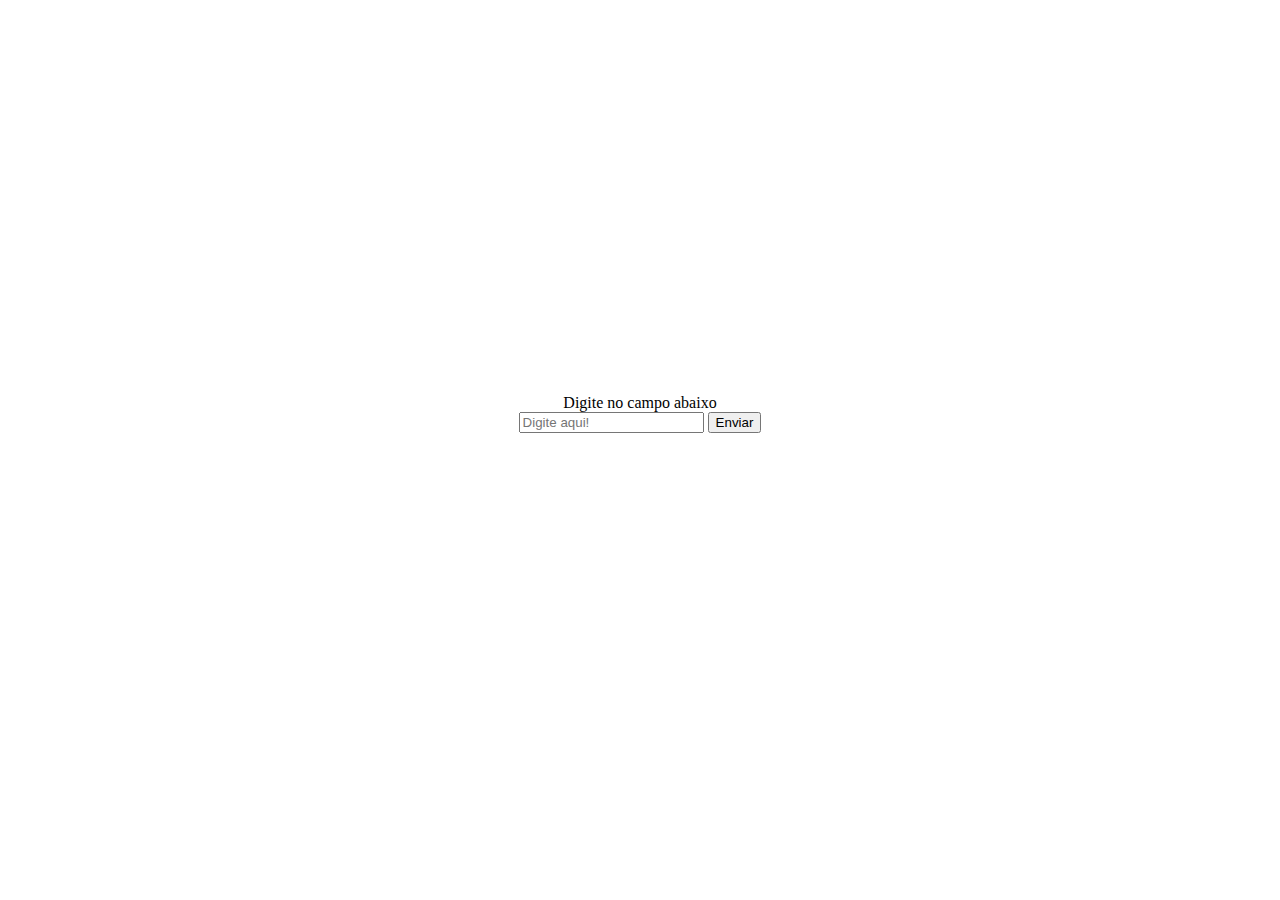
<file: TI26-main/html/aula10/index.html>
<!DOCTYPE html>
<html lang="pt-br">

<head>
    <meta charset="UTF-8">
    <meta name="viewport" content="width=device-width, initial-scale=1.0">

    <title>Document</title>
</head>

<style>
    .container {
        height: 90vh;
        display: flex;
        justify-content: center;
        align-items: center;

        flex-direction: column;
    }
</style>

<body>
    <div class="container">

        <label for="texto-importante">Digite no campo abaixo </label>
        
        <div>
            <input type="text" placeholder="Digite aqui!" id="texto-importante">
            <button onclick="javascript:mostrarAlerta()">Enviar</button>
        </div>

        <div id="resultado"></div>
    </div>


    <script>

        function mostrarAlerta() {
            const campotxt = document.getElementById('texto-importante')
            const resultado = document.getElementById('resultado')

            // console.log(campotxt.value)
            // alert('você digitou: ' + campotxt.value)

            let html = `<p>Você digitou: ${campotxt.value} </p>`

            resultado.innerHTML = html

            //DOM -> oque ele é? como eu uso ele? exemplos praticos
            //Diferença entre const/let/var
            //Deve ser registrando com suas palavras e prints de exemplos
            //Referencia dos links que vocês utilizaram
        }
        
        const SIM = 1

        const PRESENTE = 'p'
        const AUSENTE = 'f'



        var pres = PRESENTE
        
        var nome = 'pedro'
        let idade = 18

        for (let index = 0; index < 5; index++) {
            console.log(index)
            
        }

        
    </script>
</body>

</html>
</file>
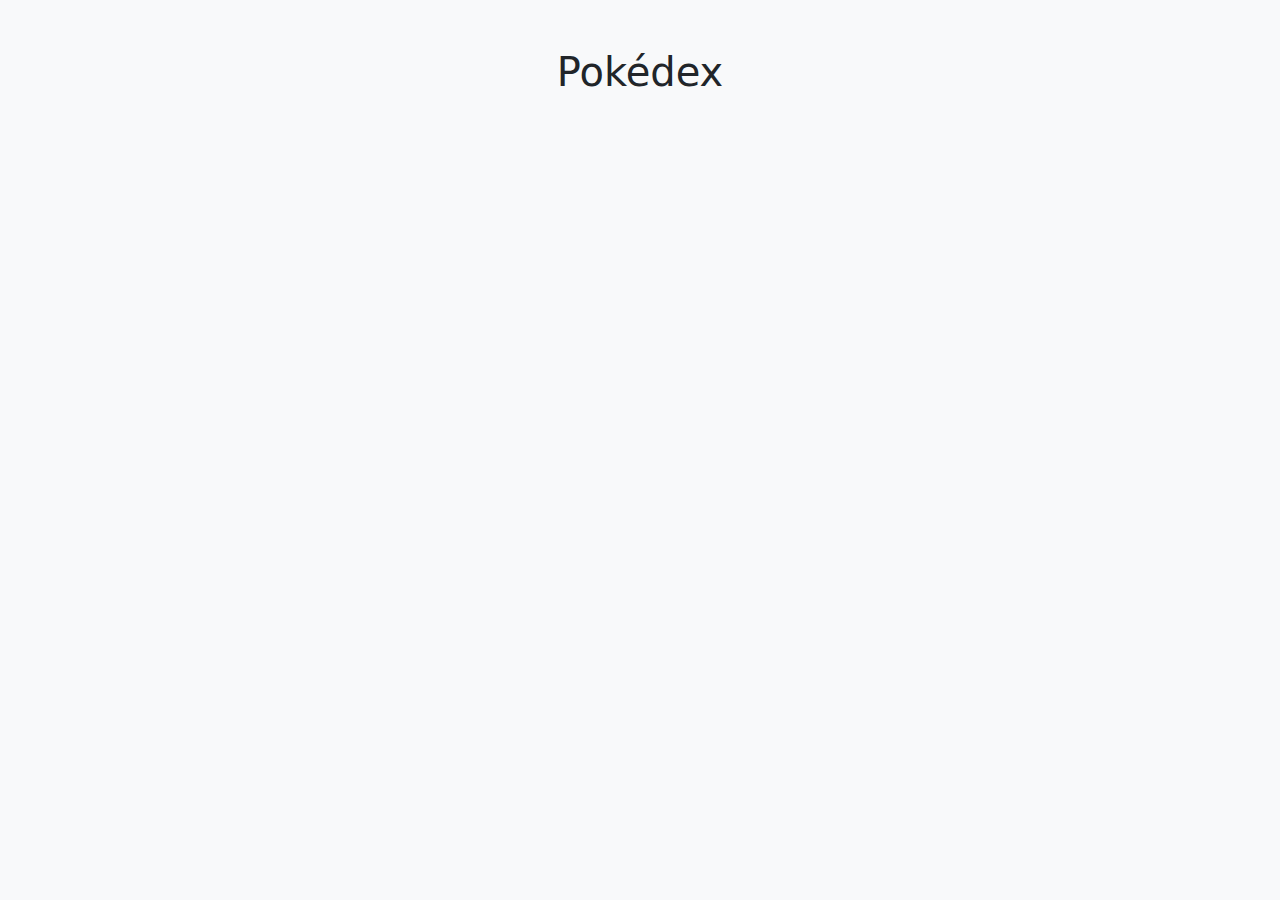
<file: TI26-main/html/aula11/index.html>
<!DOCTYPE html>
<html lang="pt-BR">

<head>
    <meta charset="UTF-8">
    <meta name="viewport" content="width=device-width, initial-scale=1">
    <title>Pokédex - Primeira Geração</title>
    <link href="https://cdn.jsdelivr.net/npm/bootstrap@5.3.3/dist/css/bootstrap.min.css" rel="stylesheet">
    <link rel="stylesheet" href="css/style.css">
</head>

<body class="bg-light">

    <div class="container my-5">
        <h1 class="pokemon text-center mb-4">Pokédex</h1>
        <div id="pokemon-container" class="pokemon row row-cols-1 row-cols-sm-2 row-cols-md-3 row-cols-lg-4 g-4">
            <!-- Cards de Pokémon aparecerão aqui -->
        </div>
    </div>

    <script>
        const container = document.getElementById('pokemon-container')

        function procurarPokemon(id) {
            return fetch("https://pokeapi.co/api/v2/pokemon/" + id)
                .then(function (resposta) {
                    return resposta.json()
                })
        }

        async function carregarPokemon() {
            for (let i = 1; i <= 151; i++) {
                const pokemonAtual = await procurarPokemon(i)
                let nome = pokemonAtual.name
                let idPokemon = pokemonAtual.id
                let imagem = pokemonAtual.sprites.front_default

                console.log(idPokemon, nome, imagem)

                const coluna = document.createElement('div')
                coluna.className = 'col';

                coluna.innerHTML = `
                    <div class="card h-100 shadow-sm">
                    <div class="card-body text-center">
                        <img src="${imagem}" alt="${nome}" class="pokemon-img mb-2">
                        <h5 class="card-title">${nome}</h5>
                        <p class="card-text text-muted">#${idPokemon}</p>
                    </div>
                    </div>
                `
                container.appendChild(coluna)
            }
        }

        carregarPokemon()
    </script>

</body>


</html>
</file>
<file: atividade_do_site_careca/css/style.css>
@font-face {
    font-family:gicos ;
    src: url(../font/Onest-VariableFont_wght.ttf);
}



*{
  
Margin: 0px
}

p{
    color: white;
font-size: 18px;
width: 600px;
margin-left: 160px;
margin-bottom: 60px;


}
.carecudo>h1{
    color:#ffff;
    font-size: 60px;
    font-family:gicos;
    margin-left: 150px;
    width: 700px; 
   
}

   .carecudo /*da imagem */{  
    background-image: linear-gradient(to right, rgba(28, 52,51,0.9), rgba(28, 52,51,0.4)), url(../img/o_careca.jpg);
    background-size: cover;
    height: 100vh;
    width: 100%;
    align-content: center;
    
    
}


.cabecalho{
   background-color:#1c3433;
   height: 86px;
   display: flex;
   align-items: center;
   justify-content: space-around;
}
.cabecalho img{
    height: 40px;
    
   
}
.navegacao>ul{    
    list-style: none;
    display: flex;
    margin-left: 150px;
}
.navegacao>ul a{
    color: rgb(255, 255, 255);
    margin: 15px;
   

    
    

}
.destaque{
    color: #53cc6c;
    font-family:gicos;

}


.a1{
     
      color: #53CC6C; /* Cor do texto */
      padding: 10px 20px; /* Espaçamento interno */
      border: 1px solid #53CC6C;/* coloca borda */
      border-radius: 5px; /* Bordas arredondadas */
      font-size: 16px; /* Tamanho da fonte */
      margin-left: 160px;
      text-decoration: none;
      
}
.pagina_2{
  display: flex;
  justify-content: space-between;
  height: 100vh;
  background-color: #2B2D3D;
  align-content: center;


}

.careca_azul{
    width: 960px ;
    height:100vh ;
    object-fit: cover;
    object-position: top;
}


.pagina_2 h1{
    color: #53CC6C;
    font-size: 46px;
    margin-left: 150px;
    width: 700px; 
    margin-top: 150px;
    font-family: gicos;
}
.pagina_2 p{
    font-size: 18px;
    margin-left: 150px
    
}
.pagina_2 ul{
  margin-left:110px;
  font-family: gicos;
  color: white;
  list-style: none;
   margin-bottom: 30px;
  
}




.bi{
 font-size: 40px;
 margin-right: 8px;
color: #53CC6C;
}

.pagina_2 a{
    font-size: 18px;
    color: rgb(255, 255, 255);
    margin-left:150px;
    border: 2px solid #53CC6C;
    padding: 20px;
    border-radius: 15px;
    margin-top: 20px;
    background-color: #53CC6C;
    text-decoration: none;
}

.pagina_3{
  display: flex;
  height: 100vh;
  justify-content: space-between;
    align-content: center;


}

.imagem_preto{
    object-fit: cover;
    object-position:top;
    height: 100vh;
    width: 100%;
    align-content: center;
    
    
}

.pagina_3 h1{
    font-size: 46px;
    color: #669997;
    font-family:gicos ;
    margin-left: 150px
}

.pagina_3 p{
 font-family:gicos ;
 font-size: 18px;
 color: #6B6A66;
 margin-left: 150px
    

}

.pagina_3 ul{
    list-style: none;
    margin-left:110px;
  font-family: gicos;
  color: #669997;
  list-style: none;
   margin-bottom: 30px;

}

.pagina_3 a{
     font-size: 18px;
    color: #669997;
    margin-left:150px;
    border: 2px solid #53CC6C;
    padding: 20px;
    border-radius: 15px;
    margin-top: 20px;
    text-decoration: none;

}
.bi-check-circle-fill{
    font-size: 30px;
}
.texto{
    margin-top: 200px;
}   



.pagina_4 {
    display: flex;
    justify-content: space-between;
    align-items: center;
    background-color: #fdf5f1;
    height: 100vh;
    padding: 0 100px;
}

.texto_livro {
    max-width: 500px;
}

.titulo_livro {
    font-family: gicos;
    font-size: 32px;
    color: #E26326;
    margin-bottom: 10px;
    margin-left: 150px
}

.frase_livro {
    font-family: gicos;
    font-size: 18px;
    color: #0c0c0c;
    margin-bottom: 20px;
}

.descricao_livro {
    font-family: gicos;
    font-size: 16px;
    color: #6B6A66;
    margin-bottom: 30px;
     margin-left: 150px
}

.botao_livro {
    font-family: gicos;
    font-size: 18px;
    color: #E26326;
    border: 1px solid #E26326;
    padding: 10px 20px;
    text-decoration: none;
    border-radius: 5px;
     margin-left: 150px
}

.imagem_livro {
    height: 700px;
    border-radius: 20px;
    object-fit: cover;
    background-color: #E26326;
    
}

.bi-quote{
    color: #1C3433;
}

.videos {
  padding: 80px 160px;
  background-color: white;
}

.videos-texto {
  text-align: center;
  margin-bottom: 40px;
}

.videos-texto h2 {
  font-family: 'gicos';
  font-size: 32px;
  color: #1c3433;
  margin-top: 150px;
}

.videos-texto p {
  font-family: Arial, sans-serif;
  font-size: 16px;
  color: #555;
  margin-top: 10px;
}

.videos-cards {
  display: flex;
  justify-content: center;
  flex-wrap: wrap;
  gap: 24px;
}


.video-card img {
  width: 100%;
  height: auto;
}


.card-info h3 {
  font-size: 14px;
  margin-bottom: 8px;
  
}



.videos-botao {
  text-align: center;
  margin-top: 40px;
  color: #00bb7e;
}

.canal-botao {
  border: 1px solid #00bb7e;
  color: #00bb7e;
  padding: 10px 20px;
  border-radius: 8px;
  text-decoration: none;
  font-size: 14px;
  font-family: Arial, sans-serif;
}

.video-card {
  position: relative;
  width: 220px;
  height: 300px;
  border-radius: 12px;
  overflow: hidden;
  background-color: rgb(131, 88, 88);
  color: white;
  display: flex;
  flex-direction: column;
  justify-content: flex-end;
}

.video-card img {
  position: absolute;
  top: 0;
  left: 0;
  width: 100%;
  height: 100%;
  object-fit: cover;
  z-index: 1;
  filter: brightness(0.5);
}

.card-info {
  position: relative;
  z-index: 2;
  padding: 16px;
  background: rgba(0, 0, 0, 0.4); /* Leve fundo escuro para contraste */
  backdrop-filter: blur(2px);
}

.card-info h3 {
  font-size: 16px;
  margin-bottom: 6px;
  font-family: gicos;
}

.card-info p {
  font-size: 13px;
  margin-bottom: 8px;
}

.card-info a {
  color: #53CC6C;
  text-decoration: none;
  font-size: 14px;
  font-weight: bold;
  border-bottom: 1px solid #53CC6C;
}
</file>
<file: aula_06/style.css>
*{
    margin: 0;
}
.container{
    padding: 0 15%;
    width: 70vw;
}
.grid{
    display: grid;
    gap: 10px;
    /* grid-template-columns: 1fr 1fr 1fr ; 
    grid-template-rows: repeat(4, 300px);*/
    
}               /*AJUSTE DE LINHAS*/
.linha{
    grid-template-rows: repeat(4, 200px);
}
.coluna{
    grid-template-columns: 1fr 1fr 1fr;
}
.coluna2{
    grid-template-columns: 2fr 1fr ;
}
 .coluna3{
        grid-template-columns: 1fr 2fr ;
    }

.box{
    height: 100%;
    width: 100%;
    background-color: aqua;

    margin-top: 10px;

    text-align: center;
    align-content: center;
}
</file>
<file: TI26-main/html/aula02/css/style.css>
h1{
    color: blue;
}

.corzinha{
    color: tomato;
    background-color: black;
}


p{
    color: aliceblue;
    background-color: tomato;
    font-size: 30px;
}

img{
    height: 400px;
    width: 400px;
    object-fit: cover;
    background-color: tomato;
    border: 10px solid black;
    border-radius: 15px;
}
</file>
<file: TI26-main/html/aula04/css/style.css>
/* @import url('https://fonts.googleapis.com/css2?family=Roboto+Mono:ital,wght@0,100..700;1,100..700&display=swap'); */
/* @import url('../font/RobotoMono-VariableFont_wght.ttf'); */

@font-face {
    font-family: 'Roboto Mono';
    src: url('../font/RobotoMono-VariableFont_wght.ttf');
}

*{
    margin: 0;
}

.fundo{
    background-image: url('../img/verso-maelle.avif');
    background-size:cover ;
    background-position: center;
    height: 100vh;
    /* width: 100vw; */
    align-content: center;
}

.titulo{
    color: #F2F2F2;
    text-align: center ;
    font-size: 50px;
    /* background-color: tomato; */

    font-family: 'Roboto Mono Topzera';
    font-weight: 700;
    font-style: italic;
    

}
</file>
<file: TI26-main/html/aula05/css/style.css>
*{
    margin: 0;
}
.fundo {
    height: 100vh;
}

.grade {
    display: grid;
    grid-template-columns: 400px 400px 400px;
    grid-template-rows: 500px 500px 500px;
}

.quadrado-pai{
    width: 270px;
    height: 400px;

    margin-top: 10px;
    margin-left: 100px;
    margin-bottom: 20px;
    margin-right: 20px;
    
    padding: 10px;
    
    background-color: #13678A;
    border: 3px solid #012030;
    border-radius: 20px;
    color: #DAFDBA;
    text-align: center;
}

.quadrado-pai img {
    width: 100%;
    height: 200px;
    border-radius: 20px;

    object-fit: cover;
    object-position: center;
}

.quadrado-pai a {
    font-size: 20px;
    text-decoration: none;
    color: white;
    text-transform: lowercase;
    font-family: 'Trebuchet MS';

    background-color: #012030;
    
    padding: 5px;
    border-radius: 20px;
    border: 3px solid #DAFDBA;
    transition: 0.3s;
}

.quadrado-pai a:hover{
    border: 3px solid #012030;
    background-color: #DAFDBA;
    color: #012030;
    transition: 0.3s;
}
</file>
<file: TI26-main/html/aula06/css/style.css>
* {
    margin: 0;
}

.container {
    padding: 0 15%;
    width: 70vw;
}

.grid {
    display: grid;
    gap: 10px;
    /* grid-template-columns: 1fr 2fr 1fr;
    grid-template-rows: repeat(4, 200px); */
    /* row-gap: 30px;
    column-gap: 50px; */
}

.linha {
    grid-template-rows: repeat(4, 200px);
}

.coluna {
    grid-template-columns: 1fr 1fr 1fr;
}

.coluna-2{
    grid-template-columns: 1fr 2fr;
}

.coluna-3{
    grid-template-columns: 2fr 1fr;

}
.box {
    width: 100%;
    height: 100%;
    background-color: tomato;

    margin: 10px;

    text-align: center;
    align-content: center;
}
</file>
<file: TI26-main/html/aula08/css/style.css>
*{
    margin: 0;
}

html{
    scroll-behavior: smooth;
}

section{
    height: 100vh;
    background-color: tomato;
}

#saiba-mais{
    background-color: crimson;
}

#banner{
    background-color: tomato;
}

#sobre{
    background-color: cadetblue;
}
</file>
<file: TI26-main/html/aula09/css/style.css>
.titulo-nome>h1 {
    font-size: 3rem;
    font-weight: 400;

}

.titulo-nome>h5 {
    font-size: 1.5rem;
    font-weight: 300;
}

.dados-pessoais, .dados-contato>div {
    display: flex;
    flex-direction: column;
}

.dados-pessoais>label,
.dados-contato>label {
    margin-top: 5px;
}

.dados-contato strong,
.dados-pessoais strong {
    text-transform: capitalize;
}
.dados-contato>div {
    width: 50%;
    margin: 0 auto;
    border: 2px solid black;
    border-radius: 20px;
    box-shadow: 3px 3px 10px rgba(37, 51, 62, 0.522);
}

.formacao>h3,.experiencia>h3,.cursos>h3,.projetos>h3 {
    border-bottom: 1px solid #cbd0d4;
    font-size: 1.5rem;
    font-weight: 400;
}
.cartao {
    display: flex;
    flex-direction: column;

    border: 2px solid black;
    border-radius: 15px;

    padding: 10px;

    transition: ease-out 0.2s;
}
.cartao:hover {

    transition: ease-out 0.2s;
    scale: 1.02;
    box-shadow: 3px 3px 10px rgba(37, 51, 62, 0.522);
}

.formacao .cartao{
    height: 100px;
}

.experiencia .cartao{
    height: 210px;
}

.formacao .cartao span,
.experiencia .cartao span{
    font-weight: 700;
}
</file>
<file: TI26-main/html/aula11/css/style.css>
.card-title {
    text-transform: capitalize;
}

.pokemon-img {
    width: 120px;
    height: 120px;
    object-fit: contain;
}
</file>
<file: TI26-main/html/aula07/css/style.css>
@import url("https://cdn.jsdelivr.net/npm/bootstrap-icons@1.13.1/font/bootstrap-icons.min.css");
@font-face {
    font-family: 'Inter';
    src: url(../font/Inter-VariableFont_opsz\,wght.ttf);
}

*{
    margin: 0;
    font-family: 'Inter';
}


.cabecalho nav {
    background-color: #F2F2F2;
    display: flex;
    padding: 5px;

    justify-content: space-around;

    height: 70px;
    align-items: center;
}

.navegacao h1 {
    font-size: 18px;
    font-weight: 900;
}

.navegacao>ul{
    list-style: none;
    display: flex;
}

.navegacao>ul a{
    text-decoration: none;
    color: #1E1E1E;
      
    margin: 1px;
}


.menu-principal>li a{
    margin: 3px;
    padding: 5px;
}

.menu-principal>li a:hover{
    /* text-decoration: underline; */
    transition: 0.3s;

    background-color: #1E1E1E;
    color: #F2F2F2;
    border-radius: 5px;

}

.navegacao>ul i{
    font-size: 16px;
    padding: 5px;
}

.link-ativo i{
    color: #F2F2F2;
    background-color: #1E1E1E;

    border-radius: 5px;

}

.banner{
    height: 100vh;
    background-color: tomato;
}

.banner>img {
    height: 100%;
    width: 100%;

    object-fit: cover;

}

.produtos {
    height: 100vh;
}

.produtos>h1 {
    padding: 30px;
    text-align: center;
    font-size: 30px;
}

.grid-box{
    display: grid;
    grid-template-columns: repeat(4, 1fr);
    grid-template-rows: repeat(2, 1fr);

    gap: 10px;

    padding: 20px 10% 5px 10%;
    
}

.produtos figure{
    height: 380px;
    width: 220px;

    border-radius: 20px;
    padding: 10px;

    background-color: #F2F2F2;
}

.produtos figure>img {
    width: 100%;
    height: 200px;

    border-radius: 20px;

    object-fit: cover;
    object-position: top;
}

.produtos figure>figcaption>p{
    margin-top: 10px;

    width: 100%;

    overflow: hidden;
    display: -webkit-box;
    line-clamp: 4;
    -webkit-line-clamp: 4;
    -webkit-box-orient: vertical;
}
</file>
